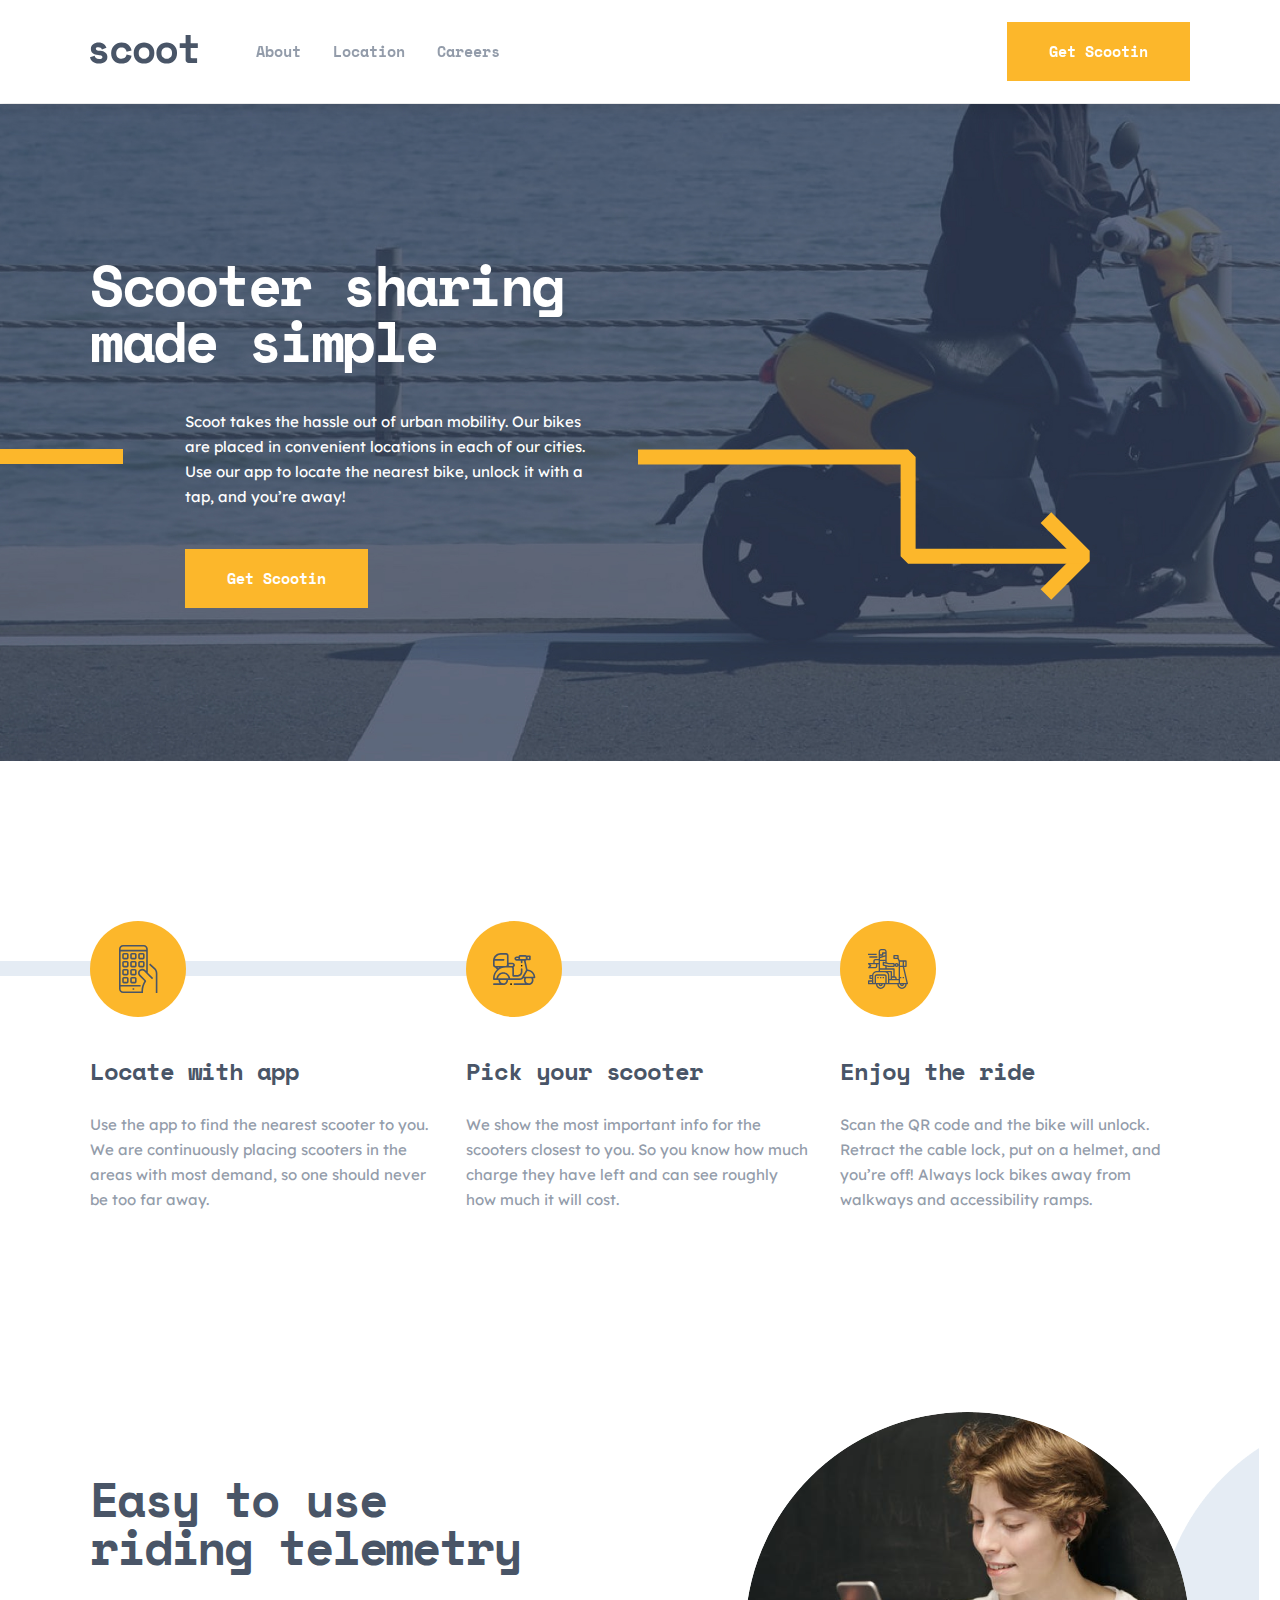
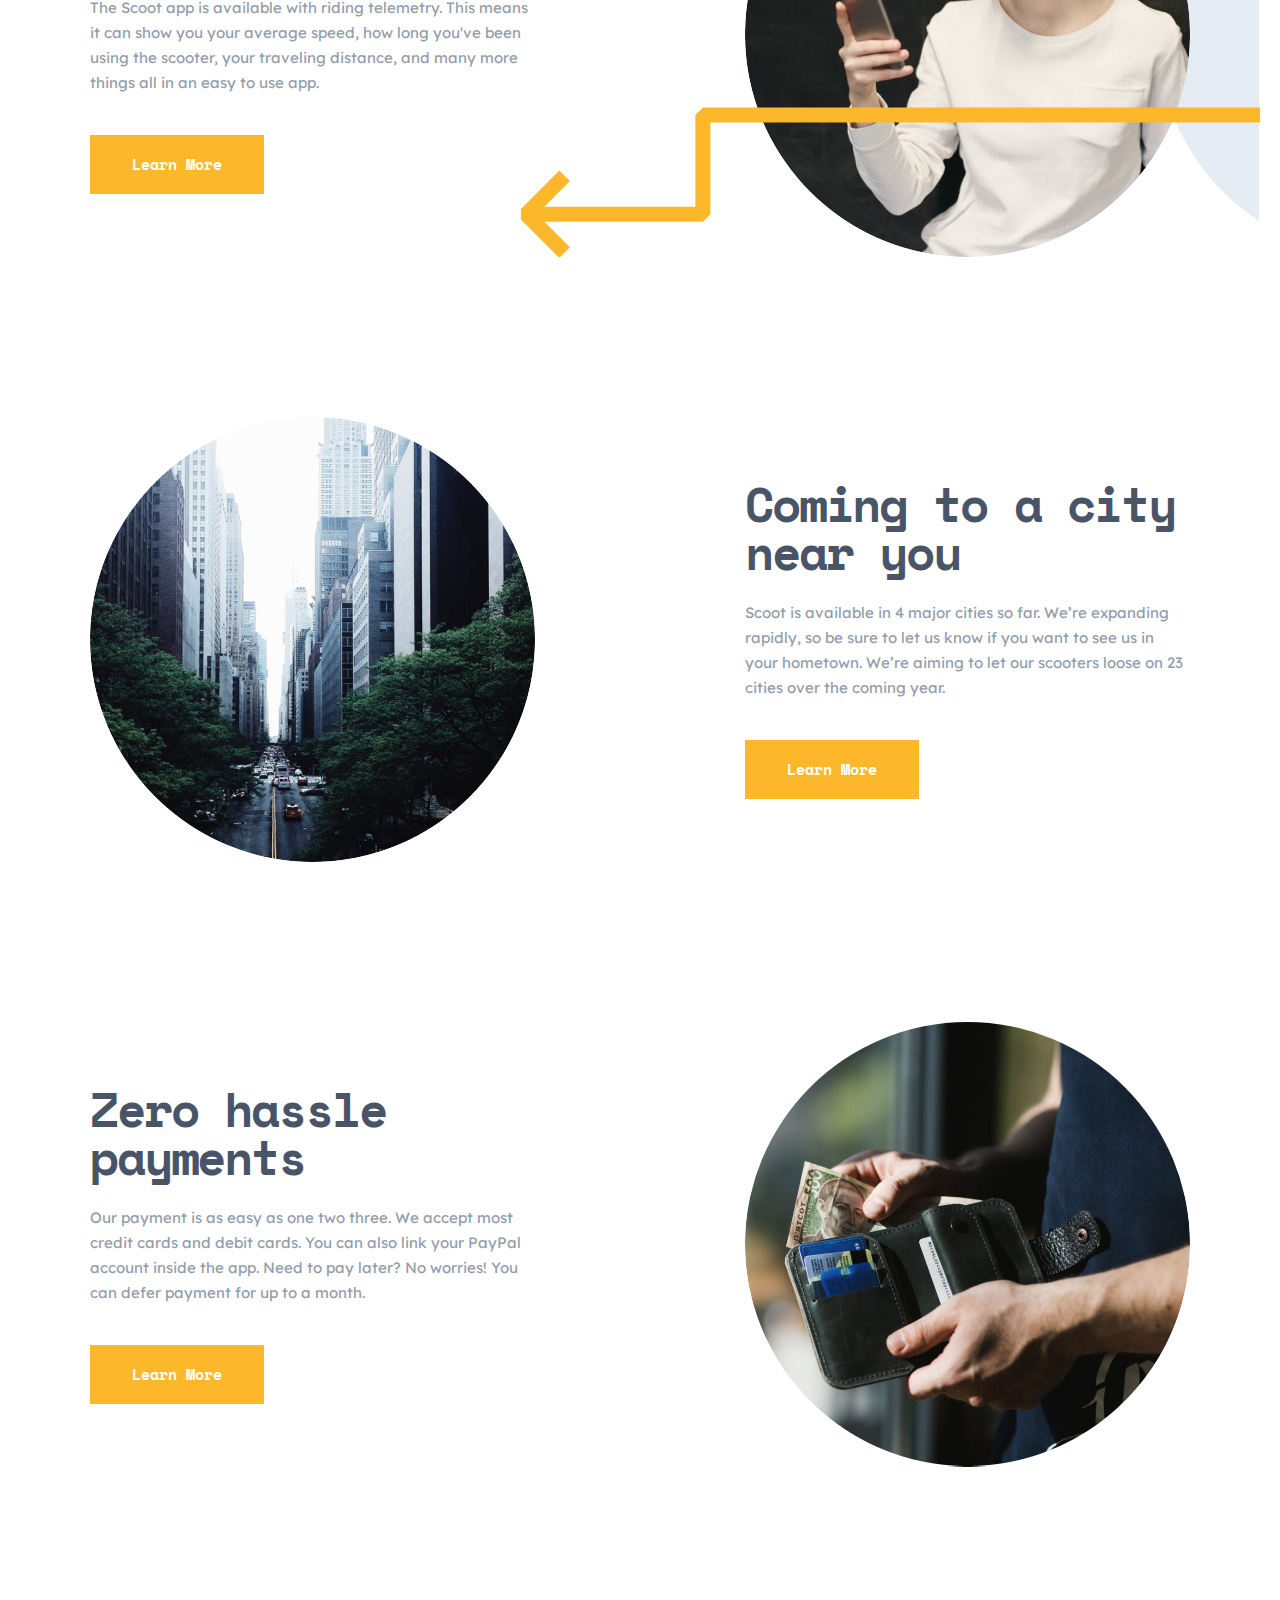
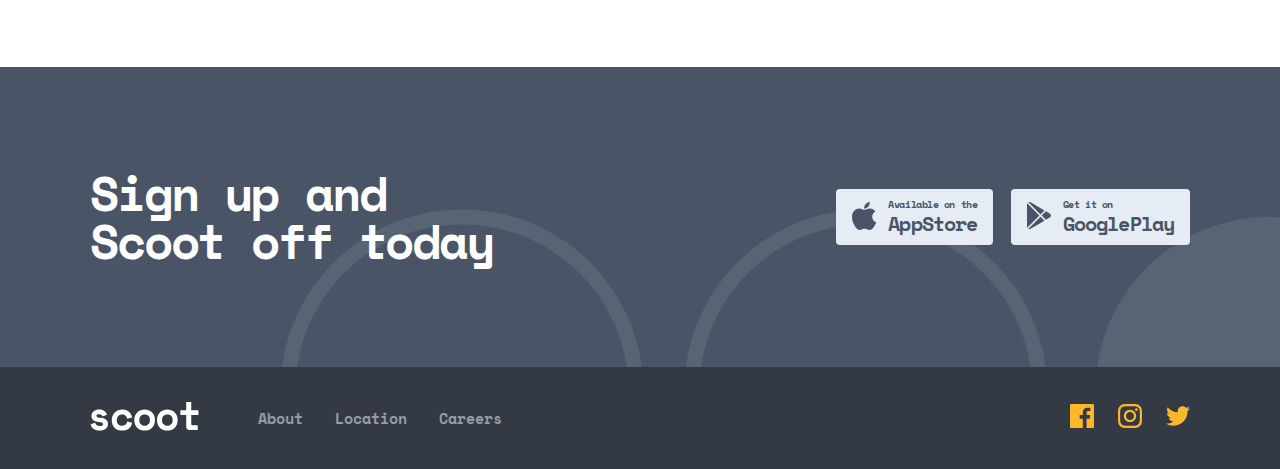
<file: index.html>
<!DOCTYPE html>
<html lang="en">

<head>
    <meta charset="UTF-8">
    <meta http-equiv="X-UA-Compatible" content="IE=edge">
    <meta name="viewport" content="width=device-width, initial-scale=1.0">

    <link rel="apple-touch-icon" sizes="180x180" href="./images/favicon/apple-touch-icon.png">
    <link rel="icon" type="image/png" sizes="512x512" href="./images/favicon/android-chrome-512x512.png">
    <link rel="icon" type="image/png" sizes="192x192" href="./images/favicon/android-chrome-192x192.png">
    <link rel="manifest" href="./images/favicon/site.webmanifest">

    <title>scoot</title>

    <link rel="stylesheet" href="./css/normalize.css">
    <!-- <link rel="stylesheet" href="./css/main.css"> -->
    <link rel="stylesheet" href="./css/min-main.css">

</head>

<body>

    <header>

        <nav>
            <div class="container">
                <div class="nav">
                    <div class="mobil-menu">
                        <span class="mobil-menu__item"></span>
                        <span class="mobil-menu__item"></span>
                        <span class="mobil-menu__item"></span>
                    </div>

                    <a class="nav__logo" href="./index.html"><img src="./images/icon/logo-black.svg" alt="logo"></a>

                    <div class="menu">
                        <ul class="menu__ul">
                            <li class="menu__ul-item">
                                <a class="menu__ul-link" href="./html/about.html">About</a>
                            </li>
                            <li class="menu__ul-item">
                                <a class="menu__ul-link" href="#">Location</a>
                            </li>
                            <li class="menu__ul-item">
                                <a class="menu__ul-link" href="./html/careers.html">Careers</a>
                            </li>
                        </ul>

                        <button class="btn">Get Scootin</button>
                    </div>
                </div>
            </div>
        </nav>

        <section class="hero">
            <div class="hero-big-container big-container">
                <div class="hero-container container">
                    <div class="hero__text">
                        <h1 class="hero__text-title">Scooter sharing made simple</h1>

                        <div class="hero-element-text">
                            <div class="hero-element-left"></div>

                            <div class="hero__text-info">
                                <p class="hero__text-info__text">Scoot takes the hassle out of urban mobility. Our bikes are placed in convenient locations in each of our cities. Use our app to locate the nearest bike, unlock it with a tap, and you’re away!</p>

                                <button class="btn">Get Scootin</button>
                            </div>
                            <!-- <picture class="hero-element-right">
                                <source media="(max-width:1040px)" srcset="./images/icon/icon-strelka-hero-tablet.svg">

                                <img class="hero-element-right-eski" src="./images/icon/icon-strelka-hero-desktop.svg" alt="element" style="width:auto;">
                            </picture> -->
                            <img class="hero-element-right" src="./images/icon/icon-strelka-hero-desktop.svg" alt="element">

                        </div>
                    </div>
                </div>
            </div>
        </section>
    </header>

    <main>
        <section class="main-sec-1">
            <div class="container">
                <div class="main-cards">
                    <hr class="behind-card-element">
                    <div class="main-cards__card">
                        <div class="main-cards__card-img">
                            <img src="./images/icon/icon-app.svg" alt="phones-app">
                        </div>

                        <div class="main-cards__card-text">
                            <h3>Locate with app</h3>
                            <p>Use the app to find the nearest scooter to you. We are continuously placing scooters in the areas with most demand, so one should never be too far away.</p>
                        </div>
                    </div>

                    <div class="main-cards__card">
                        <div class="main-cards__card-img">
                            <img src="./images/icon/icon-scooter.svg" alt="phones-app">
                        </div>

                        <div class="main-cards__card-text">
                            <h3>Pick your scooter</h3>
                            <p>We show the most important info for the scooters closest to you. So you know how much charge they have left and can see roughly how much it will cost.</p>
                        </div>
                    </div>

                    <div class="main-cards__card">
                        <div class="main-cards__card-img-hr main-cards__card-img">
                            <img src="./images/icon/icon-moto.svg" alt="phones-app">
                        </div>

                        <div class="main-cards__card-text">
                            <h3>Enjoy the ride</h3>
                            <p>Scan the QR code and the bike will unlock. Retract the cable lock, put on a helmet, and you’re off! Always lock bikes away from walkways and accessibility ramps.</p>
                        </div>
                    </div>
                </div>
            </div>
        </section>

        <section class="main-sec-2">
            <article class="sec-2 telemtry">
                <div class="telemtry-big-container big-container">
                    <div class="sec-2__container telemtry__container container">
                        <div class="sec-2__text telemtry__text">
                            <h2 class="sec-2__text-h telemtry__text-h">Easy to use riding telemetry</h2>

                            <p class="sec-2__text-p telemtry__text-p">The Scoot app is available with riding telemetry. This means it can show you your average speed, how long you've been using the scooter, your traveling distance, and many more things all in an easy to use app.</p>

                            <div>
                                <button class="btn">Learn More</button>
                            </div>
                        </div>

                        <div class="telemtry__element">
                            <div class="sec-2__img telemtry__img">
                                <img src="./images/main-page/section-2-1.png" alt="person">
                            </div>
                        </div>
                    </div>
                </div>
            </article>

            <article class="sec-2 city">
                <div class="big-container">
                    <div class="sec-2__container city__container container">
                        <div class="sec-2__img city__img">
                            <img src="./images/main-page/section-2-2.png" alt="person">
                        </div>

                        <div class="sec-2__text city__text">
                            <h2 class="sec-2__text-h city__text-h">Coming to a city near you</h2>

                            <p class="sec-2__text-p city__text-p">Scoot is available in 4 major cities so far. We’re expanding rapidly, so be sure to let us know if you want to see us in your hometown. We’re aiming to let our scooters loose on 23 cities over the coming year.</p>

                            <div>
                                <button class="btn">Learn More</button>
                            </div>
                        </div>
                    </div>
                </div>
            </article>

            <article class="sec-2 payments">
                <div class="big-container">
                    <div class="sec-2__container payments__container container">
                        <div class="sec-2__text payments__text">
                            <h2 class="sec-2__text-h payments__text-h">Zero hassle payments</h2>

                            <p class="sec-2__text-p payments__text-p">Our payment is as easy as one two three. We accept most credit cards and debit cards. You can also link your PayPal account inside the app. Need to pay later? No worries! You can defer payment for up to a month.</p>

                            <div>
                                <button class="btn">Learn More</button>
                            </div>
                        </div>

                        <div class="sec-2__img payments__img">
                            <img src="./images/main-page/section-2-3.png" alt="person">
                        </div>
                    </div>
                </div>
            </article>
        </section>
    </main>

    <footer>
        <article class="footer__top">
            <div class="big-container">
                <div class="footer__top-container container">
                    <div class="footer__text">
                        <h2>Sign up and Scoot off today</h2>
                    </div>

                    <div class="footer__market">
                        <a class="market app-store" href="https://www.apple.com/ru/app-store/" target="_blank">
                            <svg class="market__logo" width="25" height="28" viewBox="0 0 25 28" fill="none" xmlns="http://www.w3.org/2000/svg">
                                <path fill-rule="evenodd" clip-rule="evenodd" d="M13.5501 2.23259C14.5379 1.02638 16.2329 0.100093 17.6831 0C17.9262 1.64899 17.2547 3.26406 16.3672 4.4058C15.4185 5.63236 13.7813 6.5807 12.1968 6.5315C11.9078 4.95207 12.649 3.32683 13.5501 2.23259ZM18.0165 6.53333C19.9466 6.53333 21.9903 7.57732 23.4446 9.37626C18.677 11.9705 19.4494 18.7283 24.2667 20.5378C23.6044 21.9952 23.2865 22.645 22.4325 23.936C21.241 25.7367 19.5631 27.9805 17.4803 27.9963C16.6241 28.0052 16.0624 27.7496 15.4568 27.474C14.7549 27.1545 13.9939 26.8082 12.647 26.8157C11.3076 26.8222 10.5345 27.1643 9.82292 27.4791C9.20166 27.7539 8.62736 28.008 7.7641 27.9998C5.68308 27.9823 4.09213 25.9574 2.90069 24.1567C-0.428589 19.1242 -0.780161 13.2159 1.27423 10.0734C2.73556 7.84182 5.04031 6.53684 7.20478 6.53684C8.35838 6.53684 9.28812 6.86569 10.1741 7.17908C10.9805 7.4643 11.7507 7.73672 12.6204 7.73672C13.4252 7.73672 14.0869 7.48802 14.8086 7.21674C15.6745 6.89129 16.6268 6.53333 18.0165 6.53333Z" fill="#495567"/>
                                </svg>


                            <div class="market__text">
                                <span>Available on the</span>
                                <p>AppStore</p>
                            </div>
                        </a>

                        <a class="market play-market" href="https://play.google.com/" target="_blank">
                            <svg class="market__logo" width="24" height="28" viewBox="0 0 24 28" fill="none" xmlns="http://www.w3.org/2000/svg">
                                <path fill-rule="evenodd" clip-rule="evenodd" d="M1.35225 0.237091C2.077 -0.112337 2.90802 -0.0748034 3.60529 0.344932L17.4772 8.42299L13.504 12.4147L1.35225 0.237091ZM0 2.42141C0 2.04978 0.082467 1.68872 0.235771 1.36414L12.3848 13.5391L0.237885 25.7437C0.0829956 25.426 0 25.0702 0 24.697V2.42141ZM13.5056 14.6619L1.37344 26.8517C1.69538 27.0008 2.03794 27.0658 2.37996 27.0658C2.80234 27.0658 3.22367 26.9648 3.60534 26.7354L17.4799 18.6452L13.5056 14.6619ZM22.7456 11.4907C22.7504 11.4933 22.7556 11.4965 22.7604 11.4996C23.4767 11.9342 23.9044 12.6944 23.9044 13.5328C23.9044 14.3712 23.4767 15.1314 22.7604 15.5664C22.7556 15.5691 18.8966 17.8189 18.8966 17.8189L14.6242 13.5375L18.894 9.24766L22.7456 11.4907Z" fill="#495567"/>
                                </svg>


                            <div class="market__text">
                                <span>Get it on</span>
                                <p>GooglePlay</p>
                            </div>
                        </a>
                    </div>
                </div>
            </div>
        </article>

        <article class="footer__bottom">
            <div class="footer__bottom-container container">
                <a href="./index.html"><img src="./images/icon/logo-scoot-white.svg" alt=""></a>

                <div class="footer-menu">
                    <ul class="footer-menu__ul">
                        <li class="footer-menu__ul-item">
                            <a class="footer-menu__ul-link" href="./html/about.html">About</a>
                        </li>
                        <li class="footer-menu__ul-item">
                            <a class="footer-menu__ul-link" href="#bottom">Location</a>
                        </li>
                        <li class="footer-menu__ul-item">
                            <a class="footer-menu__ul-link" href="./html/careers.html">Careers</a>
                        </li>
                    </ul>

                    <div class="footer-menu__socials">
                        <a href="https://www.facebook.com/"><svg width="24" height="24" viewBox="0 0 24 24" fill="none" xmlns="http://www.w3.org/2000/svg">
                            <path d="M22.675 0H1.325C0.593 0 0 0.593 0 1.325V22.676C0 23.407 0.593 24 1.325 24H12.82V14.706H9.692V11.084H12.82V8.413C12.82 5.313 14.713 3.625 17.479 3.625C18.804 3.625 19.942 3.724 20.274 3.768V7.008L18.356 7.009C16.852 7.009 16.561 7.724 16.561 8.772V11.085H20.148L19.681 14.707H16.561V24H22.677C23.407 24 24 23.407 24 22.675V1.325C24 0.593 23.407 0 22.675 0Z" fill="#FCB72B"/>
                            </svg>
                            </a>

                        <a href="https://www.instagram.com/"><svg width="24" height="24" viewBox="0 0 24 24" fill="none" xmlns="http://www.w3.org/2000/svg">
                            <path fill-rule="evenodd" clip-rule="evenodd" d="M12 0C8.741 0 8.333 0.014 7.053 0.072C2.695 0.272 0.273 2.69 0.073 7.052C0.014 8.333 0 8.741 0 12C0 15.259 0.014 15.668 0.072 16.948C0.272 21.306 2.69 23.728 7.052 23.928C8.333 23.986 8.741 24 12 24C15.259 24 15.668 23.986 16.948 23.928C21.302 23.728 23.73 21.31 23.927 16.948C23.986 15.668 24 15.259 24 12C24 8.741 23.986 8.333 23.928 7.053C23.732 2.699 21.311 0.273 16.949 0.073C15.668 0.014 15.259 0 12 0ZM12 2.163C15.204 2.163 15.584 2.175 16.85 2.233C20.102 2.381 21.621 3.924 21.769 7.152C21.827 8.417 21.838 8.797 21.838 12.001C21.838 15.206 21.826 15.585 21.769 16.85C21.62 20.075 20.105 21.621 16.85 21.769C15.584 21.827 15.206 21.839 12 21.839C8.796 21.839 8.416 21.827 7.151 21.769C3.891 21.62 2.38 20.07 2.232 16.849C2.174 15.584 2.162 15.205 2.162 12C2.162 8.796 2.175 8.417 2.232 7.151C2.381 3.924 3.896 2.38 7.151 2.232C8.417 2.175 8.796 2.163 12 2.163ZM5.838 12C5.838 8.597 8.597 5.838 12 5.838C15.403 5.838 18.162 8.597 18.162 12C18.162 15.404 15.403 18.163 12 18.163C8.597 18.163 5.838 15.403 5.838 12ZM12 16C9.791 16 8 14.21 8 12C8 9.791 9.791 8 12 8C14.209 8 16 9.791 16 12C16 14.21 14.209 16 12 16ZM16.965 5.595C16.965 4.8 17.61 4.155 18.406 4.155C19.201 4.155 19.845 4.8 19.845 5.595C19.845 6.39 19.201 7.035 18.406 7.035C17.61 7.035 16.965 6.39 16.965 5.595Z" fill="#FCB72B"/>
                            </svg>
                            </a>

                        <a href="https://twitter.com/home"><svg width="24" height="20" viewBox="0 0 24 20" fill="none" xmlns="http://www.w3.org/2000/svg">
                            <path d="M24 2.557C23.117 2.949 22.168 3.213 21.172 3.332C22.189 2.723 22.97 1.758 23.337 0.608001C22.386 1.172 21.332 1.582 20.21 1.803C19.313 0.846001 18.032 0.248001 16.616 0.248001C13.437 0.248001 11.101 3.214 11.819 6.293C7.728 6.088 4.1 4.128 1.671 1.149C0.381 3.362 1.002 6.257 3.194 7.723C2.388 7.697 1.628 7.476 0.965 7.107C0.911 9.388 2.546 11.522 4.914 11.997C4.221 12.185 3.462 12.229 2.69 12.081C3.316 14.037 5.134 15.46 7.29 15.5C5.22 17.123 2.612 17.848 0 17.54C2.179 18.937 4.768 19.752 7.548 19.752C16.69 19.752 21.855 12.031 21.543 5.106C22.505 4.411 23.34 3.544 24 2.557Z" fill="#FCB72B"/>
                            </svg>
                            </a>
                    </div>
                </div>
            </div>
        </article>
    </footer>

    <script src="./js/main.js"></script>

</body>

</html>
</file>
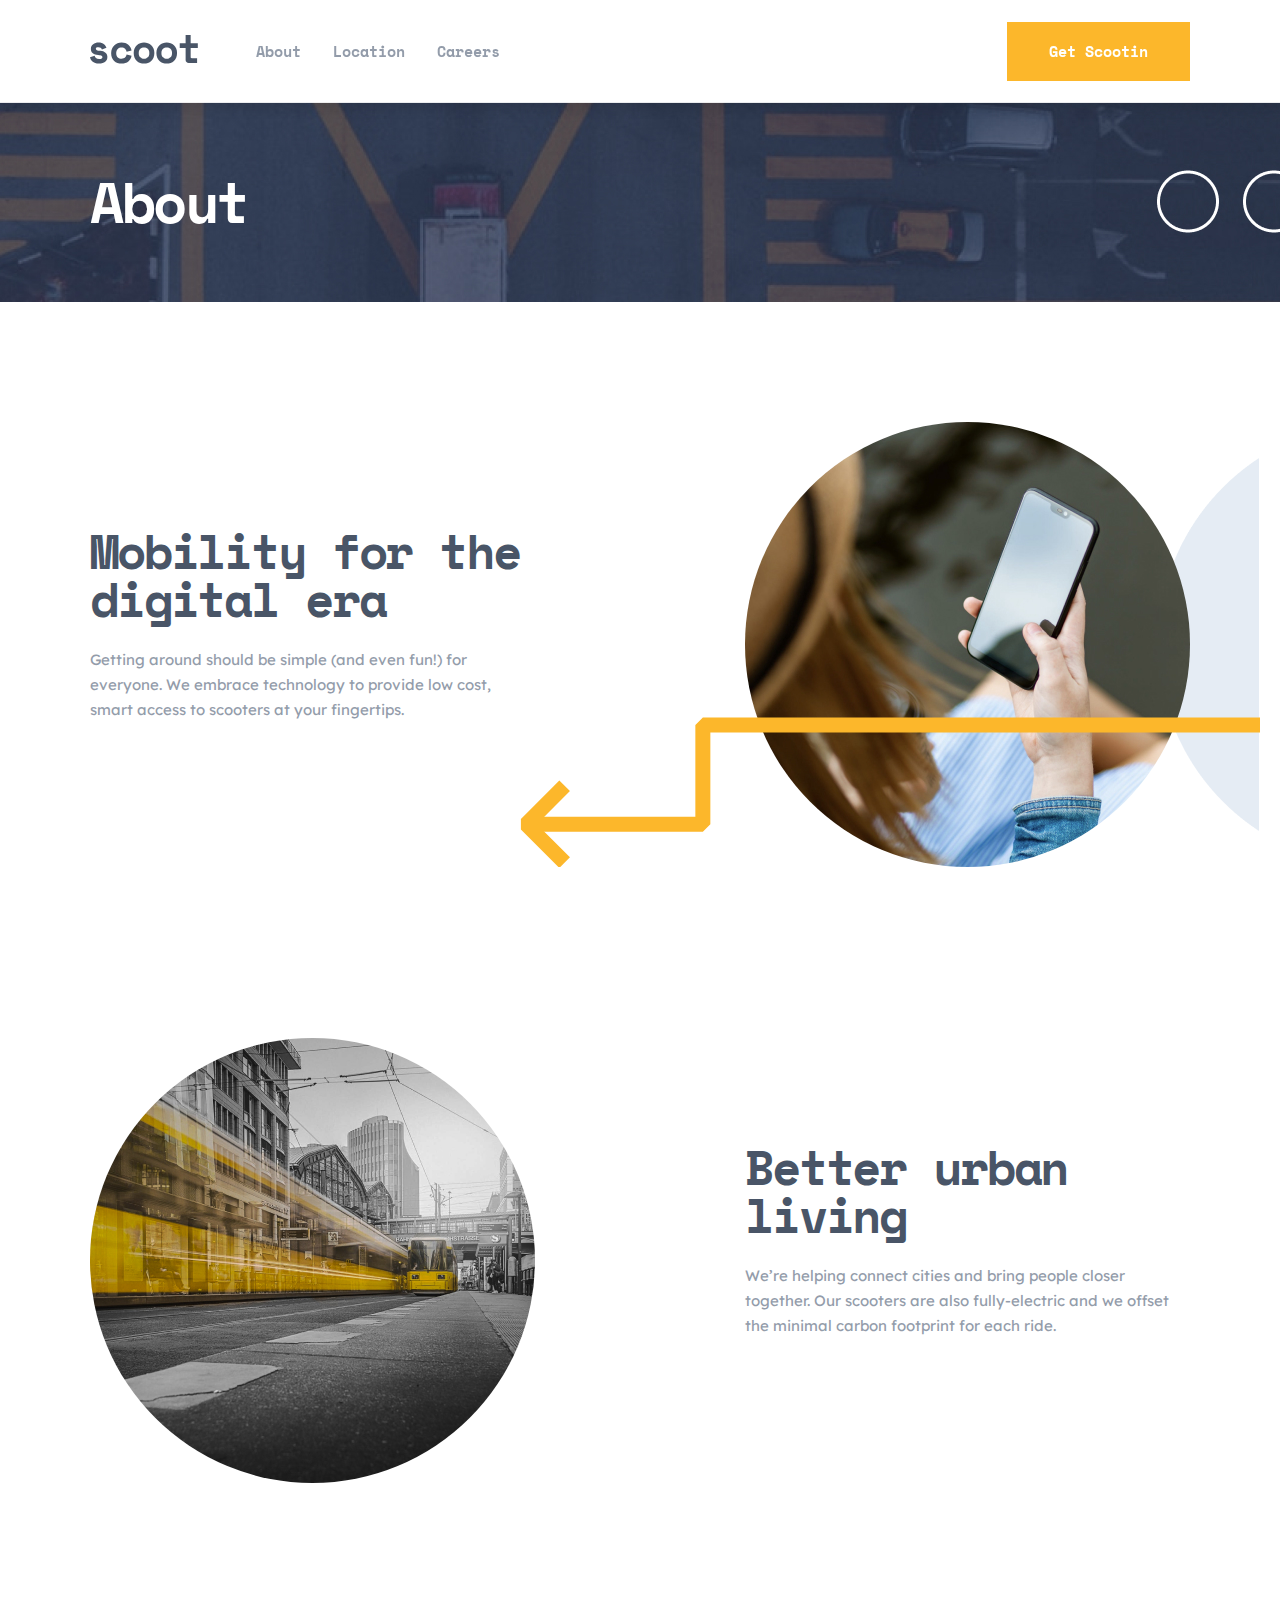
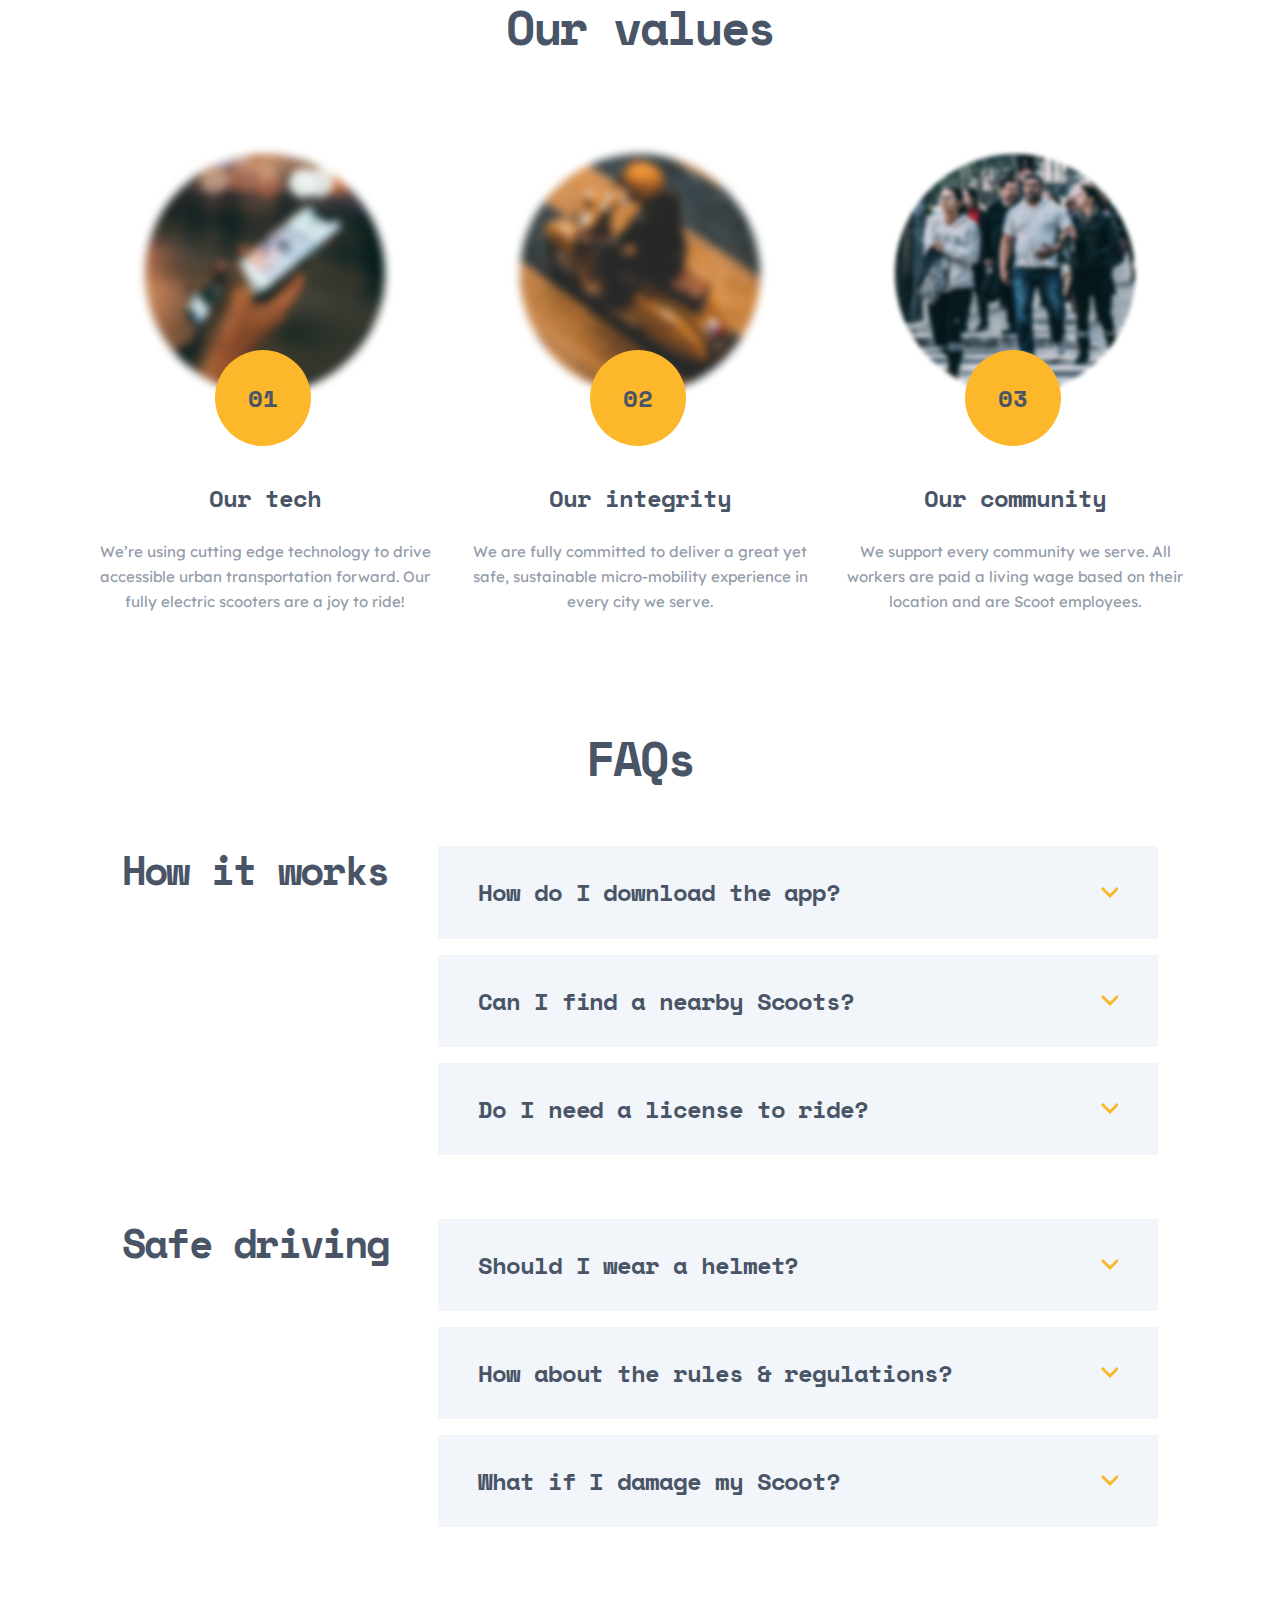
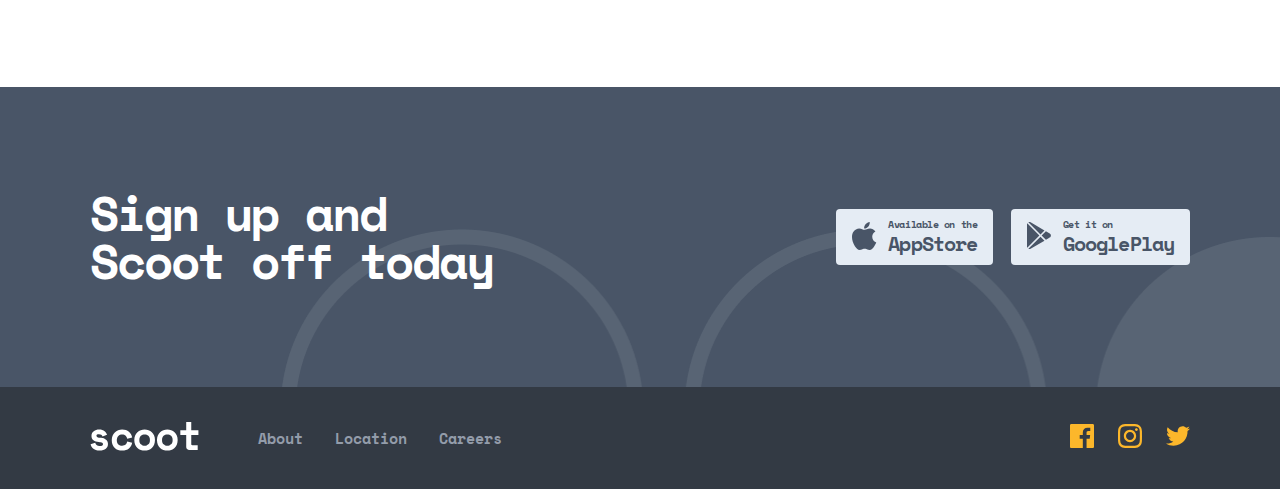
<file: html/about.html>
<!DOCTYPE html>
<html lang="en">

<head>
    <meta charset="UTF-8">
    <meta http-equiv="X-UA-Compatible" content="IE=edge">
    <meta name="viewport" content="width=device-width, initial-scale=1.0">

    <link rel="apple-touch-icon" sizes="180x180" href="../images/favicon/apple-touch-icon.png">
    <link rel="icon" type="image/png" sizes="512x512" href="../images/favicon/android-chrome-512x512.png">
    <link rel="icon" type="image/png" sizes="192x192" href="../images/favicon/android-chrome-192x192.png">
    <link rel="manifest" href="../images/favicon/site.webmanifest">

    <title>About | scoot</title>
    <link rel="stylesheet" href="../css/normalize.css">
    <!-- <link rel="stylesheet" href="../css/main.css"> -->
    <link rel="stylesheet" href="../css/min-main.css">
</head>

<body>

    <header>

        <nav>
            <div class="container">
                <div class="nav">
                    <div class="mobil-menu">
                        <span class="mobil-menu__item"></span>
                        <span class="mobil-menu__item"></span>
                        <span class="mobil-menu__item"></span>
                    </div>

                    <a class="nav__logo" href="../index.html"><img src="../images/icon/logo-black.svg" alt="logo"></a>

                    <div class="menu">
                        <ul class="menu__ul">
                            <li class="menu__ul-item">
                                <a class="menu__ul-link" href="#">About</a>
                            </li>
                            <li class="menu__ul-item">
                                <a class="menu__ul-link" href="#">Location</a>
                            </li>
                            <li class="menu__ul-item">
                                <a class="menu__ul-link" href="../html/careers.html">Careers</a>
                            </li>
                        </ul>

                        <button class="btn">Get Scootin</button>
                    </div>
                </div>
            </div>
        </nav>

        <section class="about-hero">
            <div class="big-container about--big-container-hero">
                <div class="container about--container-hero">
                    <h1>About</h1>
                </div>
            </div>
        </section>

    </header>

    <main>

        <section class="about-sec-1">
            <article class="about-sec-1-article mobility">
                <div class="mobility-big-container big-container">
                    <div class="about-sec-1-article__container telemtry__container container">
                        <div class="about-sec-1-article__text mobility">
                            <h2 class="about-sec-1-article__text-h mobility-h">Mobility for the digital era</h2>

                            <p class="about-sec-1-article__text-p mobility-p">Getting around should be simple (and even fun!) for everyone. We embrace technology to provide low cost, smart access to scooters at your fingertips.</p>

                        </div>

                        <div class="mobility__element">
                            <div class="about-sec-1-article__img mobility__img">
                                <img src="../images/about-page/section-1-1.jpg" alt="person">
                            </div>
                        </div>
                    </div>
                </div>
            </article>

            <article class="about-sec-1-article urban">
                <div class="big-container">
                    <div class="about-sec-1-article__container urban__container container">
                        <div class="about-sec-1-article__img urban__img">
                            <img src="../images/about-page/section-1-2.jpg" alt="person">
                        </div>

                        <div class="about-sec-1-article__text urban__text">
                            <h2 class="about-sec-1-article__text-h urban__text-h">Better urban living</h2>

                            <p class="about-sec-1-article__text-p urban__text-p">We’re helping connect cities and bring people closer together. Our scooters are also fully-electric and we offset the minimal carbon footprint for each ride.</p>
                        </div>
                    </div>
                </div>
            </article>
        </section>

        <section class="about-sec-2 values">
            <div class="container">
                <h2 class="values__title">Our values</h2>
                <div class="values__cards">
                    <div class="values__cards-card">
                        <div class="values__cards-card__img"><img src="../images/careers-page/careers-section-2-1.png" alt="person">
                        </div>

                        <div class="values__cards-card__text">
                            <h3>Our tech</h3>
                            <p>We’re using cutting edge technology to drive accessible urban transportation forward. Our fully electric scooters are a joy to ride!</p>
                        </div>
                    </div>

                    <div class="values__cards-card">
                        <div class="values__cards-card__img values__cards-card__img--2"><img src="../images/careers-page/careers-section-2-2.png" alt="person">
                        </div>

                        <div class="values__cards-card__text">
                            <h3>Our integrity</h3>
                            <p>We are fully committed to deliver a great yet safe, sustainable micro-mobility experience in every city we serve.</p>
                        </div>
                    </div>

                    <div class="values__cards-card ">
                        <div class="join-us__cards-card__img join-us__cards-card__img--3"><img src="../images/careers-page/careers-section-2-3.png" alt="person">
                        </div>

                        <div class="values__cards-card__text">
                            <h3>Our community</h3>
                            <p>We support every community we serve. All workers are paid a living wage based on their location and are Scoot employees.</p>
                        </div>
                    </div>
                </div>
            </div>
        </section>

        <section class="about-sec-3 faqs">
            <div class="container faqs--container">
                <h2 class="faqs__title">FAQs</h2>

                <article class="howworks">
                    <div class="container howworks--container">
                        <h3 class="howworks__title">How it works</h3>

                        <div class="howworks__cards">
                            <div class="howworks__cards-card">
                                <h4 class="howworks__cards-card__title">How do I download the app?</h4>

                                <img class="howworks-img" src="../images/icon/icon-top&bottom.svg" alt="strelka
                                ">
                            </div>
                            <div class="howworks__cards-card">
                                <h4 class="howworks__cards-card__title">Can I find a nearby Scoots?</h4>

                                <img class="howworks-img" src="../images/icon/icon-top&bottom.svg" alt="strelka
                                ">
                            </div>
                            <div class="howworks__cards-card">
                                <h4 class="howworks__cards-card__title">Do I need a license to ride?</h4>

                                <img class="howworks-img" src="../images/icon/icon-top&bottom.svg" alt="strelka
                                ">
                            </div>
                        </div>
                    </div>
                </article>

                <article class="howworks">
                    <div class="container howworks--container">
                        <h3 class="howworks__title">Safe driving</h3>

                        <div class="howworks__cards">
                            <div class="howworks__cards-card">
                                <h4 class="howworks__cards-card__title">Should I wear a helmet?</h4>

                                <img class="howworks-img" src="../images/icon/icon-top&bottom.svg" alt="strelka
                                ">
                            </div>
                            <div class="howworks__cards-card">
                                <h4 class="howworks__cards-card__title">How about the rules & regulations?</h4>

                                <img class="howworks-img" src="../images/icon/icon-top&bottom.svg" alt="strelka
                                ">
                            </div>
                            <div class="howworks__cards-card">
                                <h4 class="howworks__cards-card__title">What if I damage my Scoot?</h4>

                                <img class="howworks-img" src="../images/icon/icon-top&bottom.svg" alt="strelka
                                ">
                            </div>
                        </div>
                    </div>
                </article>
            </div>
        </section>
    </main>

    <footer>
        <article class="footer__top">
            <div class="big-container">
                <div class="footer__top-container container">
                    <div class="footer__text">
                        <h2>Sign up and Scoot off today</h2>
                    </div>

                    <div class="footer__market">
                        <a class="market app-store" href="https://www.apple.com/ru/app-store/" target="_blank">
                            <svg class="market__logo" width="25" height="28" viewBox="0 0 25 28" fill="none" xmlns="http://www.w3.org/2000/svg">
                                <path fill-rule="evenodd" clip-rule="evenodd" d="M13.5501 2.23259C14.5379 1.02638 16.2329 0.100093 17.6831 0C17.9262 1.64899 17.2547 3.26406 16.3672 4.4058C15.4185 5.63236 13.7813 6.5807 12.1968 6.5315C11.9078 4.95207 12.649 3.32683 13.5501 2.23259ZM18.0165 6.53333C19.9466 6.53333 21.9903 7.57732 23.4446 9.37626C18.677 11.9705 19.4494 18.7283 24.2667 20.5378C23.6044 21.9952 23.2865 22.645 22.4325 23.936C21.241 25.7367 19.5631 27.9805 17.4803 27.9963C16.6241 28.0052 16.0624 27.7496 15.4568 27.474C14.7549 27.1545 13.9939 26.8082 12.647 26.8157C11.3076 26.8222 10.5345 27.1643 9.82292 27.4791C9.20166 27.7539 8.62736 28.008 7.7641 27.9998C5.68308 27.9823 4.09213 25.9574 2.90069 24.1567C-0.428589 19.1242 -0.780161 13.2159 1.27423 10.0734C2.73556 7.84182 5.04031 6.53684 7.20478 6.53684C8.35838 6.53684 9.28812 6.86569 10.1741 7.17908C10.9805 7.4643 11.7507 7.73672 12.6204 7.73672C13.4252 7.73672 14.0869 7.48802 14.8086 7.21674C15.6745 6.89129 16.6268 6.53333 18.0165 6.53333Z" fill="#495567"/>
                                </svg>


                            <div class="market__text">
                                <span>Available on the</span>
                                <p>AppStore</p>
                            </div>
                        </a>

                        <a class="market play-market" href="https://play.google.com/" target="_blank">
                            <svg class="market__logo" width="24" height="28" viewBox="0 0 24 28" fill="none" xmlns="http://www.w3.org/2000/svg">
                                <path fill-rule="evenodd" clip-rule="evenodd" d="M1.35225 0.237091C2.077 -0.112337 2.90802 -0.0748034 3.60529 0.344932L17.4772 8.42299L13.504 12.4147L1.35225 0.237091ZM0 2.42141C0 2.04978 0.082467 1.68872 0.235771 1.36414L12.3848 13.5391L0.237885 25.7437C0.0829956 25.426 0 25.0702 0 24.697V2.42141ZM13.5056 14.6619L1.37344 26.8517C1.69538 27.0008 2.03794 27.0658 2.37996 27.0658C2.80234 27.0658 3.22367 26.9648 3.60534 26.7354L17.4799 18.6452L13.5056 14.6619ZM22.7456 11.4907C22.7504 11.4933 22.7556 11.4965 22.7604 11.4996C23.4767 11.9342 23.9044 12.6944 23.9044 13.5328C23.9044 14.3712 23.4767 15.1314 22.7604 15.5664C22.7556 15.5691 18.8966 17.8189 18.8966 17.8189L14.6242 13.5375L18.894 9.24766L22.7456 11.4907Z" fill="#495567"/>
                                </svg>


                            <div class="market__text">
                                <span>Get it on</span>
                                <p>GooglePlay</p>
                            </div>
                        </a>
                    </div>
                </div>
            </div>
        </article>

        <article class="footer__bottom">
            <div class="footer__bottom-container container">
                <a href="../index.html"><img src="../images/icon/logo-scoot-white.svg" alt=""></a>

                <div class="footer-menu">
                    <ul class="footer-menu__ul">
                        <li class="footer-menu__ul-item">
                            <a class="footer-menu__ul-link" href="#">About</a>
                        </li>
                        <li class="footer-menu__ul-item">
                            <a class="footer-menu__ul-link" href="#bottom">Location</a>
                        </li>
                        <li class="footer-menu__ul-item">
                            <a class="footer-menu__ul-link" href="../html/careers.html">Careers</a>
                        </li>
                    </ul>

                    <div class="footer-menu__socials">
                        <a href="https://www.facebook.com/"><svg width="24" height="24" viewBox="0 0 24 24" fill="none" xmlns="http://www.w3.org/2000/svg">
                            <path d="M22.675 0H1.325C0.593 0 0 0.593 0 1.325V22.676C0 23.407 0.593 24 1.325 24H12.82V14.706H9.692V11.084H12.82V8.413C12.82 5.313 14.713 3.625 17.479 3.625C18.804 3.625 19.942 3.724 20.274 3.768V7.008L18.356 7.009C16.852 7.009 16.561 7.724 16.561 8.772V11.085H20.148L19.681 14.707H16.561V24H22.677C23.407 24 24 23.407 24 22.675V1.325C24 0.593 23.407 0 22.675 0Z" fill="#FCB72B"/>
                            </svg>
                            </a>

                        <a href="https://www.instagram.com/"><svg width="24" height="24" viewBox="0 0 24 24" fill="none" xmlns="http://www.w3.org/2000/svg">
                            <path fill-rule="evenodd" clip-rule="evenodd" d="M12 0C8.741 0 8.333 0.014 7.053 0.072C2.695 0.272 0.273 2.69 0.073 7.052C0.014 8.333 0 8.741 0 12C0 15.259 0.014 15.668 0.072 16.948C0.272 21.306 2.69 23.728 7.052 23.928C8.333 23.986 8.741 24 12 24C15.259 24 15.668 23.986 16.948 23.928C21.302 23.728 23.73 21.31 23.927 16.948C23.986 15.668 24 15.259 24 12C24 8.741 23.986 8.333 23.928 7.053C23.732 2.699 21.311 0.273 16.949 0.073C15.668 0.014 15.259 0 12 0ZM12 2.163C15.204 2.163 15.584 2.175 16.85 2.233C20.102 2.381 21.621 3.924 21.769 7.152C21.827 8.417 21.838 8.797 21.838 12.001C21.838 15.206 21.826 15.585 21.769 16.85C21.62 20.075 20.105 21.621 16.85 21.769C15.584 21.827 15.206 21.839 12 21.839C8.796 21.839 8.416 21.827 7.151 21.769C3.891 21.62 2.38 20.07 2.232 16.849C2.174 15.584 2.162 15.205 2.162 12C2.162 8.796 2.175 8.417 2.232 7.151C2.381 3.924 3.896 2.38 7.151 2.232C8.417 2.175 8.796 2.163 12 2.163ZM5.838 12C5.838 8.597 8.597 5.838 12 5.838C15.403 5.838 18.162 8.597 18.162 12C18.162 15.404 15.403 18.163 12 18.163C8.597 18.163 5.838 15.403 5.838 12ZM12 16C9.791 16 8 14.21 8 12C8 9.791 9.791 8 12 8C14.209 8 16 9.791 16 12C16 14.21 14.209 16 12 16ZM16.965 5.595C16.965 4.8 17.61 4.155 18.406 4.155C19.201 4.155 19.845 4.8 19.845 5.595C19.845 6.39 19.201 7.035 18.406 7.035C17.61 7.035 16.965 6.39 16.965 5.595Z" fill="#FCB72B"/>
                            </svg>
                            </a>

                        <a href="https://twitter.com/home"><svg width="24" height="20" viewBox="0 0 24 20" fill="none" xmlns="http://www.w3.org/2000/svg">
                            <path d="M24 2.557C23.117 2.949 22.168 3.213 21.172 3.332C22.189 2.723 22.97 1.758 23.337 0.608001C22.386 1.172 21.332 1.582 20.21 1.803C19.313 0.846001 18.032 0.248001 16.616 0.248001C13.437 0.248001 11.101 3.214 11.819 6.293C7.728 6.088 4.1 4.128 1.671 1.149C0.381 3.362 1.002 6.257 3.194 7.723C2.388 7.697 1.628 7.476 0.965 7.107C0.911 9.388 2.546 11.522 4.914 11.997C4.221 12.185 3.462 12.229 2.69 12.081C3.316 14.037 5.134 15.46 7.29 15.5C5.22 17.123 2.612 17.848 0 17.54C2.179 18.937 4.768 19.752 7.548 19.752C16.69 19.752 21.855 12.031 21.543 5.106C22.505 4.411 23.34 3.544 24 2.557Z" fill="#FCB72B"/>
                            </svg>
                            </a>
                    </div>
                </div>
            </div>
        </article>
    </footer>

    <script src="../js/main.js"></script>

</body>

</html>
</file>
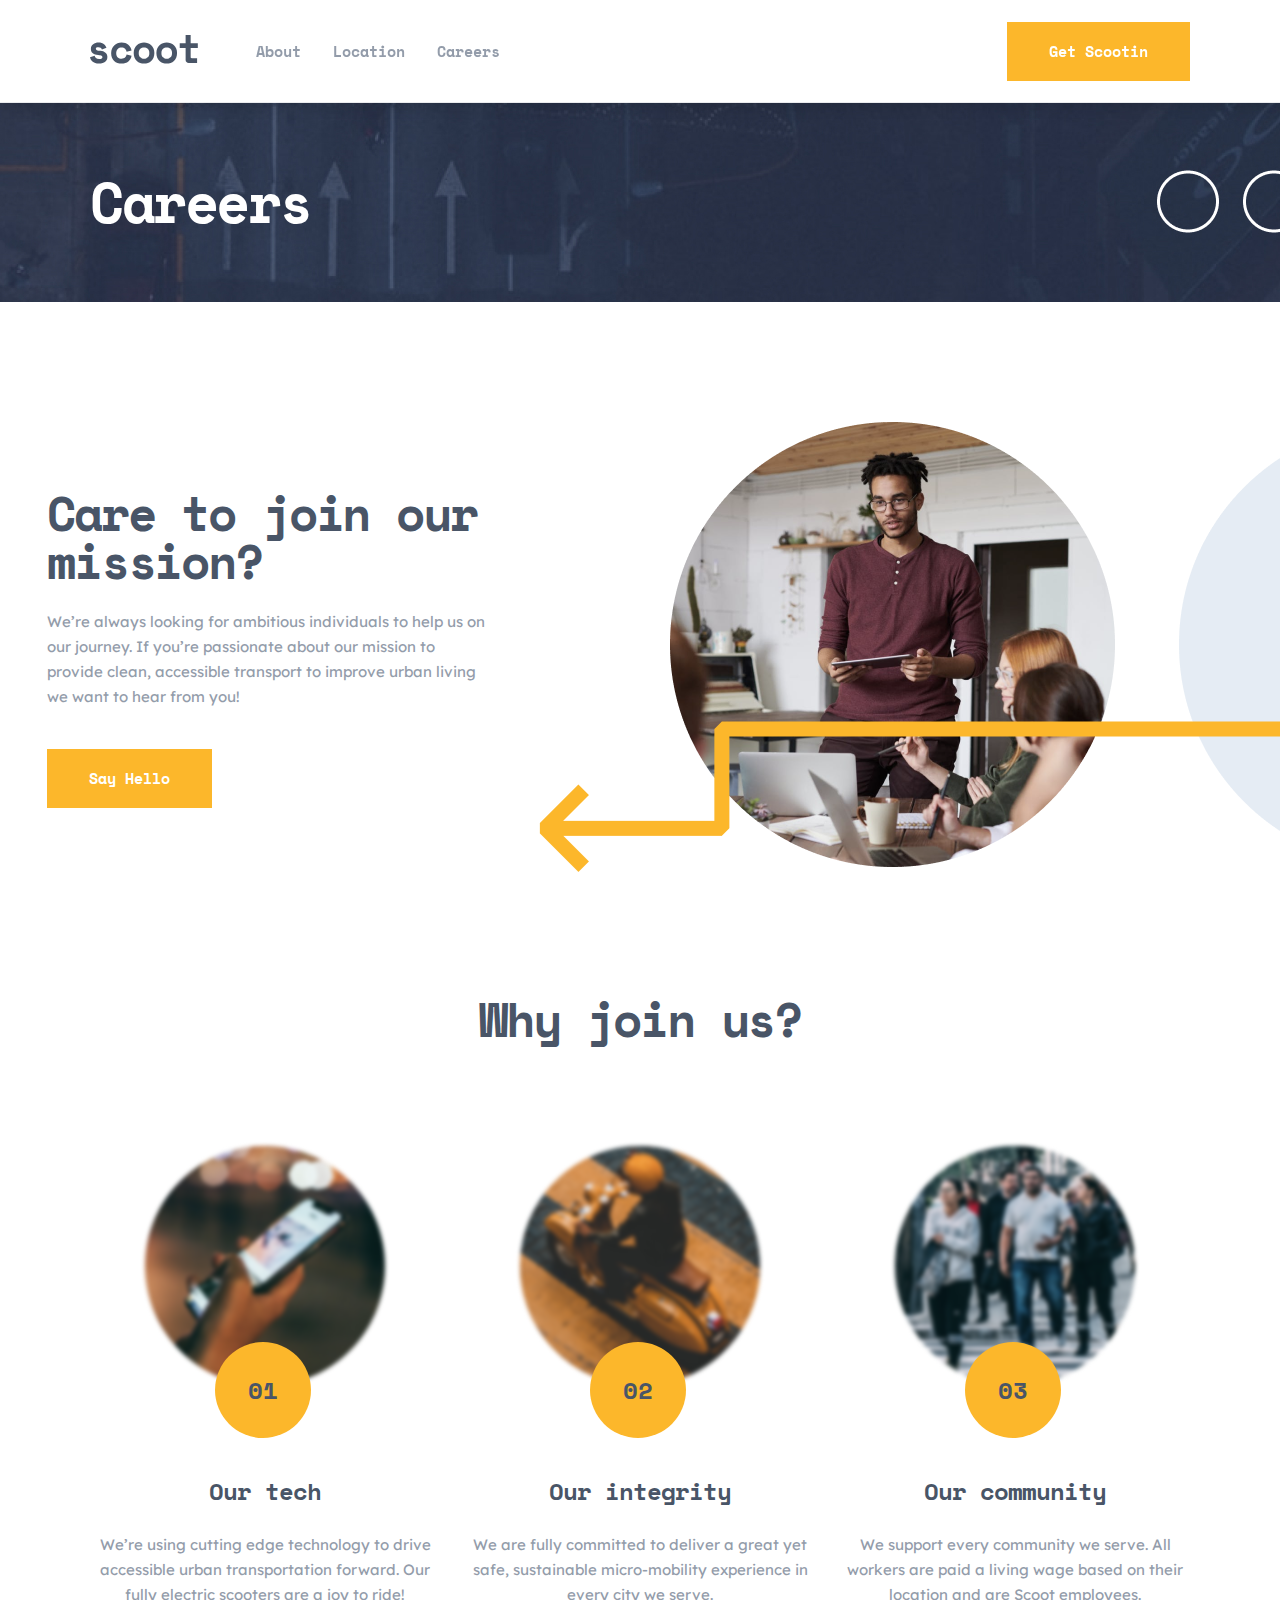
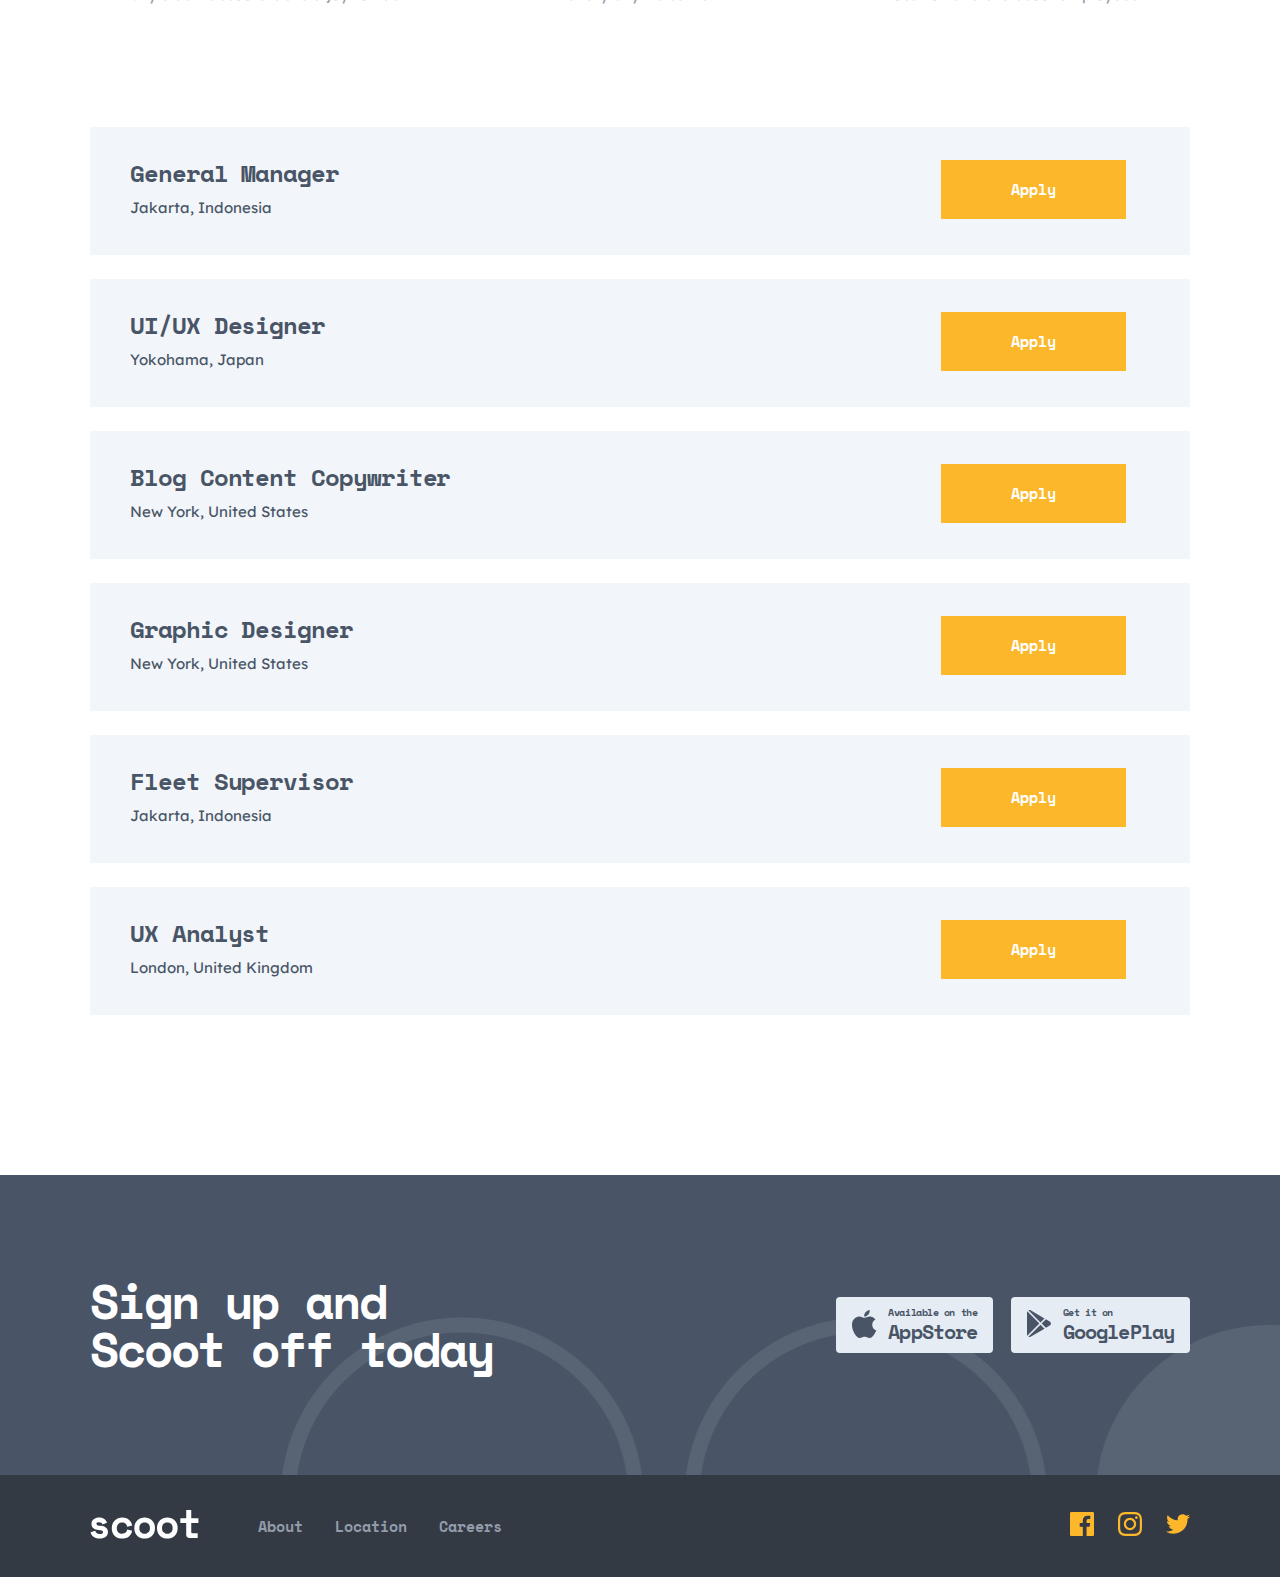
<file: html/careers.html>
<!DOCTYPE html>
<html lang="en">

<head>
    <meta charset="UTF-8">
    <meta http-equiv="X-UA-Compatible" content="IE=edge">
    <meta name="viewport" content="width=device-width, initial-scale=1.0">

    <link rel="apple-touch-icon" sizes="180x180" href="../images/favicon/apple-touch-icon.png">
    <link rel="icon" type="image/png" sizes="512x512" href="../images/favicon/android-chrome-512x512.png">
    <link rel="icon" type="image/png" sizes="192x192" href="../images/favicon/android-chrome-192x192.png">
    <link rel="manifest" href="../images/favicon/site.webmanifest">

    <title>Careers | scoot</title>

    <link rel="stylesheet" href="../css/normalize.css">
    <!-- <link rel="stylesheet" href="../css/main.css"> -->
    <link rel="stylesheet" href="../css/min-main.css">
</head>

<body>

    <header>

        <nav>
            <div class="container">
                <div class="nav">
                    <div class="mobil-menu">
                        <span class="mobil-menu__item"></span>
                        <span class="mobil-menu__item"></span>
                        <span class="mobil-menu__item"></span>
                    </div>

                    <a class="nav__logo" href="../index.html"><img src="../images/icon/logo-black.svg" alt="logo"></a>

                    <div class="menu">
                        <ul class="menu__ul">
                            <li class="menu__ul-item">
                                <a class="menu__ul-link" href="../html/about.html">About</a>
                            </li>
                            <li class="menu__ul-item">
                                <a class="menu__ul-link" href="#">Location</a>
                            </li>
                            <li class="menu__ul-item">
                                <a class="menu__ul-link" href="#">Careers</a>
                            </li>
                        </ul>

                        <button class="btn">Get Scootin</button>
                    </div>
                </div>
            </div>
        </nav>

        <section class="careers-hero">
            <div class="big-container careers--big-container-hero">
                <div class="container careers--container-hero">
                    <h1>Careers</h1>
                </div>
            </div>
        </section>

    </header>

    <main>
        <section class="careers-sec-1 mission">
            <div class="big-container mission--big-container">
                <div class="container mission--container">
                    <div class="mission__text">
                        <h2>Care to join our mission?</h2>

                        <p>We’re always looking for ambitious individuals to help us on our journey. If you’re passionate about our mission to provide clean, accessible transport to improve urban living we want to hear from you!</p>

                        <div><button class="btn">Say Hello</button></div>
                    </div>
                </div>
                <picture class="mission__img">
                    <source media="(max-width:710px)" srcset="../images/careers-page/careers-section-1-1-mobile.png">

                    <img class="mission__img" src="../images/careers-page/careers-section-1-1.png" alt="human" style="width:auto;">
                </picture>

                <!-- <img class="mission__img" src="../images/careers-page/careers-section-1-1.png" alt="human"> -->
            </div>
        </section>

        <section class="careers-sec-2 join-us">
            <div class="container">
                <h2 class="join-us__title">Why join us?</h2>
                <div class="join-us__cards">
                    <div class="join-us__cards-card">
                        <div class="join-us__cards-card__img"><img src="../images/careers-page/careers-section-2-1.png" alt="person">
                        </div>

                        <div class="join-us__cards-card__text">
                            <h3>Our tech</h3>
                            <p>We’re using cutting edge technology to drive accessible urban transportation forward. Our fully electric scooters are a joy to ride!</p>
                        </div>
                    </div>

                    <div class="join-us__cards-card">
                        <div class="join-us__cards-card__img join-us__cards-card__img--2"><img src="../images/careers-page/careers-section-2-2.png" alt="person">
                        </div>

                        <div class="join-us__cards-card__text">
                            <h3>Our integrity</h3>
                            <p>We are fully committed to deliver a great yet safe, sustainable micro-mobility experience in every city we serve.</p>
                        </div>
                    </div>

                    <div class="join-us__cards-card ">
                        <div class="join-us__cards-card__img join-us__cards-card__img--3"><img src="../images/careers-page/careers-section-2-3.png" alt="person">
                        </div>

                        <div class="join-us__cards-card__text">
                            <h3>Our community</h3>
                            <p>We support every community we serve. All workers are paid a living wage based on their location and are Scoot employees.</p>
                        </div>
                    </div>
                </div>
            </div>
        </section>

        <section class="careers-sec-3 apply">
            <div class="container apply--container">
                <article class="apply__cards">
                    <div class="apply__cards-card">
                        <div class="apply__cards-card__text">
                            <h3>General Manager</h3>
                            <span>Jakarta, Indonesia</span>
                        </div>

                        <button class="btn apply__btn">Apply</button>
                    </div>

                    <div class="apply__cards-card">
                        <div class="apply__cards-card__text">
                            <h3>UI/UX Designer</h3>
                            <span>Yokohama, Japan</span>
                        </div>

                        <button class="btn apply__btn">Apply</button>
                    </div>

                    <div class="apply__cards-card">
                        <div class="apply__cards-card__text">
                            <h3>Blog Content Copywriter</h3>
                            <span>New York, United States</span>
                        </div>

                        <button class="btn apply__btn">Apply</button>
                    </div>

                    <div class="apply__cards-card">
                        <div class="apply__cards-card__text">
                            <h3>Graphic Designer</h3>
                            <span>New York, United States</span>
                        </div>

                        <button class="btn apply__btn">Apply</button>
                    </div>

                    <div class="apply__cards-card">
                        <div class="apply__cards-card__text">
                            <h3>Fleet Supervisor</h3>
                            <span>Jakarta, Indonesia</span>
                        </div>

                        <button class="btn apply__btn">Apply</button>
                    </div>

                    <div class="apply__cards-card">
                        <div class="apply__cards-card__text">
                            <h3>UX Analyst</h3>
                            <span>London, United Kingdom</span>
                        </div>

                        <button class="btn apply__btn">Apply</button>
                    </div>
                </article>
            </div>
        </section>
    </main>

    <footer>
        <article class="footer__top">
            <div class="big-container">
                <div class="footer__top-container container">
                    <div class="footer__text">
                        <h2>Sign up and Scoot off today</h2>
                    </div>

                    <div class="footer__market">
                        <a class="market app-store" href="https://www.apple.com/ru/app-store/" target="_blank">
                            <svg class="market__logo" width="25" height="28" viewBox="0 0 25 28" fill="none" xmlns="http://www.w3.org/2000/svg">
                                <path fill-rule="evenodd" clip-rule="evenodd" d="M13.5501 2.23259C14.5379 1.02638 16.2329 0.100093 17.6831 0C17.9262 1.64899 17.2547 3.26406 16.3672 4.4058C15.4185 5.63236 13.7813 6.5807 12.1968 6.5315C11.9078 4.95207 12.649 3.32683 13.5501 2.23259ZM18.0165 6.53333C19.9466 6.53333 21.9903 7.57732 23.4446 9.37626C18.677 11.9705 19.4494 18.7283 24.2667 20.5378C23.6044 21.9952 23.2865 22.645 22.4325 23.936C21.241 25.7367 19.5631 27.9805 17.4803 27.9963C16.6241 28.0052 16.0624 27.7496 15.4568 27.474C14.7549 27.1545 13.9939 26.8082 12.647 26.8157C11.3076 26.8222 10.5345 27.1643 9.82292 27.4791C9.20166 27.7539 8.62736 28.008 7.7641 27.9998C5.68308 27.9823 4.09213 25.9574 2.90069 24.1567C-0.428589 19.1242 -0.780161 13.2159 1.27423 10.0734C2.73556 7.84182 5.04031 6.53684 7.20478 6.53684C8.35838 6.53684 9.28812 6.86569 10.1741 7.17908C10.9805 7.4643 11.7507 7.73672 12.6204 7.73672C13.4252 7.73672 14.0869 7.48802 14.8086 7.21674C15.6745 6.89129 16.6268 6.53333 18.0165 6.53333Z" fill="#495567"/>
                                </svg>


                            <div class="market__text">
                                <span>Available on the</span>
                                <p>AppStore</p>
                            </div>
                        </a>

                        <a class="market play-market" href="https://play.google.com/" target="_blank">
                            <svg class="market__logo" width="24" height="28" viewBox="0 0 24 28" fill="none" xmlns="http://www.w3.org/2000/svg">
                                <path fill-rule="evenodd" clip-rule="evenodd" d="M1.35225 0.237091C2.077 -0.112337 2.90802 -0.0748034 3.60529 0.344932L17.4772 8.42299L13.504 12.4147L1.35225 0.237091ZM0 2.42141C0 2.04978 0.082467 1.68872 0.235771 1.36414L12.3848 13.5391L0.237885 25.7437C0.0829956 25.426 0 25.0702 0 24.697V2.42141ZM13.5056 14.6619L1.37344 26.8517C1.69538 27.0008 2.03794 27.0658 2.37996 27.0658C2.80234 27.0658 3.22367 26.9648 3.60534 26.7354L17.4799 18.6452L13.5056 14.6619ZM22.7456 11.4907C22.7504 11.4933 22.7556 11.4965 22.7604 11.4996C23.4767 11.9342 23.9044 12.6944 23.9044 13.5328C23.9044 14.3712 23.4767 15.1314 22.7604 15.5664C22.7556 15.5691 18.8966 17.8189 18.8966 17.8189L14.6242 13.5375L18.894 9.24766L22.7456 11.4907Z" fill="#495567"/>
                                </svg>


                            <div class="market__text">
                                <span>Get it on</span>
                                <p>GooglePlay</p>
                            </div>
                        </a>
                    </div>
                </div>
            </div>
        </article>

        <article class="footer__bottom">
            <div class="footer__bottom-container container">
                <a href="../index.html"><img src="../images/icon/logo-scoot-white.svg" alt=""></a>

                <div class="footer-menu">
                    <ul class="footer-menu__ul">
                        <li class="footer-menu__ul-item">
                            <a class="footer-menu__ul-link" href="../html/about.html">About</a>
                        </li>
                        <li class="footer-menu__ul-item">
                            <a class="footer-menu__ul-link" href="#bottom">Location</a>
                        </li>
                        <li class="footer-menu__ul-item">
                            <a class="footer-menu__ul-link" href="#bottom">Careers</a>
                        </li>
                    </ul>

                    <div class="footer-menu__socials">
                        <a href="https://www.facebook.com/"><svg width="24" height="24" viewBox="0 0 24 24" fill="none" xmlns="http://www.w3.org/2000/svg">
                            <path d="M22.675 0H1.325C0.593 0 0 0.593 0 1.325V22.676C0 23.407 0.593 24 1.325 24H12.82V14.706H9.692V11.084H12.82V8.413C12.82 5.313 14.713 3.625 17.479 3.625C18.804 3.625 19.942 3.724 20.274 3.768V7.008L18.356 7.009C16.852 7.009 16.561 7.724 16.561 8.772V11.085H20.148L19.681 14.707H16.561V24H22.677C23.407 24 24 23.407 24 22.675V1.325C24 0.593 23.407 0 22.675 0Z" fill="#FCB72B"/>
                            </svg>
                            </a>

                        <a href="https://www.instagram.com/"><svg width="24" height="24" viewBox="0 0 24 24" fill="none" xmlns="http://www.w3.org/2000/svg">
                            <path fill-rule="evenodd" clip-rule="evenodd" d="M12 0C8.741 0 8.333 0.014 7.053 0.072C2.695 0.272 0.273 2.69 0.073 7.052C0.014 8.333 0 8.741 0 12C0 15.259 0.014 15.668 0.072 16.948C0.272 21.306 2.69 23.728 7.052 23.928C8.333 23.986 8.741 24 12 24C15.259 24 15.668 23.986 16.948 23.928C21.302 23.728 23.73 21.31 23.927 16.948C23.986 15.668 24 15.259 24 12C24 8.741 23.986 8.333 23.928 7.053C23.732 2.699 21.311 0.273 16.949 0.073C15.668 0.014 15.259 0 12 0ZM12 2.163C15.204 2.163 15.584 2.175 16.85 2.233C20.102 2.381 21.621 3.924 21.769 7.152C21.827 8.417 21.838 8.797 21.838 12.001C21.838 15.206 21.826 15.585 21.769 16.85C21.62 20.075 20.105 21.621 16.85 21.769C15.584 21.827 15.206 21.839 12 21.839C8.796 21.839 8.416 21.827 7.151 21.769C3.891 21.62 2.38 20.07 2.232 16.849C2.174 15.584 2.162 15.205 2.162 12C2.162 8.796 2.175 8.417 2.232 7.151C2.381 3.924 3.896 2.38 7.151 2.232C8.417 2.175 8.796 2.163 12 2.163ZM5.838 12C5.838 8.597 8.597 5.838 12 5.838C15.403 5.838 18.162 8.597 18.162 12C18.162 15.404 15.403 18.163 12 18.163C8.597 18.163 5.838 15.403 5.838 12ZM12 16C9.791 16 8 14.21 8 12C8 9.791 9.791 8 12 8C14.209 8 16 9.791 16 12C16 14.21 14.209 16 12 16ZM16.965 5.595C16.965 4.8 17.61 4.155 18.406 4.155C19.201 4.155 19.845 4.8 19.845 5.595C19.845 6.39 19.201 7.035 18.406 7.035C17.61 7.035 16.965 6.39 16.965 5.595Z" fill="#FCB72B"/>
                            </svg>
                            </a>

                        <a href="https://twitter.com/home"><svg width="24" height="20" viewBox="0 0 24 20" fill="none" xmlns="http://www.w3.org/2000/svg">
                            <path d="M24 2.557C23.117 2.949 22.168 3.213 21.172 3.332C22.189 2.723 22.97 1.758 23.337 0.608001C22.386 1.172 21.332 1.582 20.21 1.803C19.313 0.846001 18.032 0.248001 16.616 0.248001C13.437 0.248001 11.101 3.214 11.819 6.293C7.728 6.088 4.1 4.128 1.671 1.149C0.381 3.362 1.002 6.257 3.194 7.723C2.388 7.697 1.628 7.476 0.965 7.107C0.911 9.388 2.546 11.522 4.914 11.997C4.221 12.185 3.462 12.229 2.69 12.081C3.316 14.037 5.134 15.46 7.29 15.5C5.22 17.123 2.612 17.848 0 17.54C2.179 18.937 4.768 19.752 7.548 19.752C16.69 19.752 21.855 12.031 21.543 5.106C22.505 4.411 23.34 3.544 24 2.557Z" fill="#FCB72B"/>
                            </svg>
                            </a>
                    </div>
                </div>
            </div>
        </article>
    </footer>
    <script src="../js/main.js"></script>
</body>

</html>
</file>
<file: css/main.css>
@import '../fonts/Space-Mono/stylesheet.css';
@import '../fonts/Lexend-Deca/stylesheet.css';
* {
  margin: 0;
  padding: 0;
  box-sizing: border-box;
  text-decoration: none;
  list-style: none;
}

html,
body {
  height: 100%;
}

main {
  min-height: 100%;
  overflow-x: hidden;
}

body {
  font-family: "Lexend Deca";
  overflow-x: hidden;
}

::-moz-selection {
  color: #fff;
  background: #FCB72B;
}

::selection {
  color: #fff;
  background: #FCB72B;
}

::-webkit-scrollbar {
  width: 10px;
}

::-webkit-scrollbar-track {
  background: #f1f1f1;
}

::-webkit-scrollbar-thumb {
  background: rgba(252, 183, 43, 0.4);
}

::-webkit-scrollbar-thumb:hover {
  background: #FCB72B;
}

.big-container {
  max-width: 1440px;
  margin: 0 auto;
}

.container {
  max-width: 1164px;
  margin: 0 auto;
  padding: 0px 32px;
}

.hero {
  padding-top: 103.5px;
}
@media screen and (max-width: 710px) {
  .hero {
    padding-top: 76.39px;
  }
}

body.lock {
  overflow: hidden;
}

h1,
h2,
h3,
h4,
h5,
h6,
a {
  font-family: "Space Mono";
}

.btn {
  display: inline-block;
  padding: 14px 39px;
  font-family: "Space Mono";
  font-weight: 700;
  font-size: 15px;
  line-height: 167%;
  color: #FFFFFF;
  border: 3px solid #FCB72B;
  background: #FCB72B;
  cursor: pointer;
  transition: 0.2s ease;
}
.btn:hover {
  color: #FCB72B;
  background: transparent;
}

nav {
  padding: 22px 0;
  position: fixed;
  top: 0;
  width: 100%;
  z-index: 10;
  background-color: rgba(255, 255, 255, 0.9);
  box-shadow: rgba(0, 0, 0, 0.12) 0px 3px 13px 1px;
}

.nav {
  display: flex;
  -moz-column-gap: 58px;
       column-gap: 58px;
  align-items: center;
}
@media screen and (max-width: 710px) {
  .nav {
    justify-content: center;
  }
}

.menu {
  width: 100%;
  display: flex;
  justify-content: space-between;
  align-items: center;
}
.menu__ul {
  display: flex;
  -moz-column-gap: 32px;
       column-gap: 32px;
  align-items: center;
}
.menu__ul-link {
  font-weight: 700;
  font-size: 15px;
  line-height: 167%;
  color: #939CAA;
  transition: 0.2s ease;
}
.menu__ul-link:hover {
  color: #FCB72B;
}
@media screen and (max-width: 710px) {
  .menu__ul-link {
    font-size: 18px;
    color: #E5ECF4;
  }
}
@media screen and (max-width: 710px) {
  .menu__ul {
    width: 100%;
    text-align: left;
    flex-direction: column;
    row-gap: 24px;
    align-items: start;
  }
}
@media screen and (max-width: 710px) {
  .menu {
    position: fixed;
    top: 0;
    left: -500%;
    transition: 0.07s linear;
    margin-top: 76.2px;
    padding: 64px 32px 130px 32px;
    width: 256px;
    height: 100vh;
    flex-direction: column;
    justify-content: space-between;
    background-color: #333A44;
    box-shadow: 0px 100vw 0px 100vw rgba(0, 0, 0, 0.75);
  }
}

.mobil-menu {
  display: none;
  position: absolute;
  top: 29px;
  left: 32px;
}
@media screen and (max-width: 710px) {
  .mobil-menu {
    width: 19.62px;
    height: 16px;
    transform: translateY(3px);
    display: flex;
    flex-direction: column;
    row-gap: 2.46px;
  }
  .mobil-menu__item {
    width: 19.62px;
    height: 3px;
    display: inline-block;
    background: #FCB72B;
    transition: 0.2s linear;
  }
}

.mobil-menu.active {
  transform: translateY(8px);
}

.mobil-menu.active .mobil-menu__item:nth-child(1) {
  position: absolute;
  transform: rotate(-45deg);
}

.mobil-menu.active .mobil-menu__item:nth-child(2) {
  transform: translateX(-3px);
  opacity: 0;
}

.mobil-menu.active .mobil-menu__item:nth-child(3) {
  position: absolute;
  transform: rotate(45deg);
}

.menu.active {
  left: 0;
  transition: 0.2s linear;
}

.footer__text h2 {
  max-width: 415px;
  font-weight: 700;
  font-size: 48px;
  line-height: 100%;
  letter-spacing: -2.14286px;
  color: #FFFFFF;
}
@media screen and (max-width: 1000px) {
  .footer__text h2 {
    max-width: 457px;
    text-align: center;
  }
}
@media screen and (max-width: 710px) {
  .footer__text h2 {
    max-width: 311px;
    font-size: 32px;
    letter-spacing: -1.42857px;
  }
}
@media screen and (max-width: 375px) {
  .footer__text h2 {
    max-width: 273px;
    font-size: 24px;
  }
}
.footer__market {
  display: flex;
  align-items: center;
  -moz-column-gap: 18px;
       column-gap: 18px;
}
.footer__market .market {
  padding: 8px 16px 9px 16px;
  display: flex;
  -moz-column-gap: 11.73px;
       column-gap: 11.73px;
  align-items: center;
  background-color: #E5ECF4;
  border-radius: 4px;
}
.footer__market .market__text {
  display: flex;
  align-items: flex-start;
  justify-content: flex-start;
  flex-direction: column;
  font-weight: 700;
  font-size: 20px;
  line-height: 120%;
  letter-spacing: -0.892857px;
  color: #495567;
  transition: 0.2s ease;
}
.footer__market .market__text span {
  font-size: 10px;
  line-height: 15px;
  letter-spacing: -0.446429px;
}
@media screen and (max-width: 1000px) {
  .footer__market .market {
    width: 173px;
    justify-content: center;
    -moz-column-gap: 8.64px;
         column-gap: 8.64px;
    padding: 8.3px 11.79px 6.43px 11.79px;
  }
}
@media screen and (max-width: 1000px) {
  .footer__market {
    -moz-column-gap: 12.86px;
         column-gap: 12.86px;
  }
}
@media screen and (max-width: 710px) {
  .footer__market {
    flex-direction: column;
    row-gap: 10px;
  }
}
.footer-menu {
  width: 100%;
  display: flex;
  align-items: center;
  justify-content: space-between;
}
.footer-menu__ul {
  display: flex;
  -moz-column-gap: 32px;
       column-gap: 32px;
  align-items: center;
}
.footer-menu__ul-link {
  font-weight: 700;
  font-size: 15px;
  color: #939CAA;
  transition: 0.2s ease;
}
.footer-menu__ul-link:hover {
  color: #FCB72B;
}
@media screen and (max-width: 710px) {
  .footer-menu__ul {
    flex-direction: column;
    row-gap: 16px;
  }
}
.footer-menu__socials {
  display: flex;
  -moz-column-gap: 24px;
       column-gap: 24px;
  align-items: center;
}
.footer-menu__socials svg path {
  transition: 0.2s ease;
}
.footer-menu__socials a:hover svg path {
  fill: #E5ECF4;
}
@media screen and (max-width: 710px) {
  .footer-menu {
    flex-direction: column;
    row-gap: 41.44px;
  }
}

.footer__top {
  background-color: #495567;
}
.footer__top .big-container {
  padding: 102px 0;
  background: url("../images/main-page/footer-element.png") no-repeat;
  background-size: 1000px;
  background-position: right bottom;
}
@media screen and (max-width: 1000px) {
  .footer__top .big-container {
    padding: 62px 0;
  }
}
@media screen and (max-width: 710px) {
  .footer__top .big-container {
    padding: 88px 0;
  }
}
.footer__top-container {
  display: flex;
  align-items: center;
  justify-content: space-between;
}
@media screen and (max-width: 1000px) {
  .footer__top-container {
    flex-direction: column;
    justify-content: center;
    row-gap: 40px;
  }
}

.footer__bottom {
  background-color: #333A44;
}
.footer__bottom-container {
  padding-top: 35px;
  padding-bottom: 35px;
  display: flex;
  -moz-column-gap: 58.58px;
       column-gap: 58.58px;
  align-items: center;
}
@media screen and (max-width: 710px) {
  .footer__bottom-container {
    padding: 64px 0;
    flex-direction: column;
    justify-content: center;
    align-items: center;
    row-gap: 41.44px;
  }
}

.market .market__logo path {
  transition: 0.2s ease;
}

.market:hover .market__text {
  color: #FCB72B;
}

.market:hover .market__logo path {
  fill: #FCB72B;
}

.hero-big-container {
  background: url(../images/main-page/desktop-hero-img.jpg) no-repeat;
  background-size: cover;
  background-position: center;
}
@media screen and (max-width: 710px) {
  .hero-big-container {
    background-position: right;
  }
}

.hero-element-text {
  position: relative;
}

.hero__text {
  display: flex;
  row-gap: 40px;
  flex-direction: column;
  max-width: 500px;
  align-items: flex-end;
  color: #FFF;
}
.hero__text-title {
  margin: 0;
  font-weight: 700;
  font-size: 56px;
  line-height: 100%;
  letter-spacing: -2.5px;
}
@media screen and (max-width: 710px) {
  .hero__text-title {
    font-size: 40px;
    line-height: 100%;
    letter-spacing: -1.78571px;
  }
}
.hero__text-info {
  max-width: 405px;
  display: flex;
  flex-direction: column;
  row-gap: 40px;
  align-items: flex-start;
}
.hero__text-info__text {
  font-weight: 400;
  font-size: 15px;
  line-height: 25px;
}
@media screen and (max-width: 1040px) {
  .hero__text-info {
    max-width: 573px;
    align-items: center;
    row-gap: 32px;
  }
}
@media screen and (max-width: 710px) {
  .hero__text-info {
    max-width: 311px;
    row-gap: 24px;
  }
}
@media screen and (max-width: 1040px) {
  .hero__text {
    max-width: 573px;
    text-align: center;
    align-items: center;
    row-gap: 24px;
  }
}
@media screen and (max-width: 710px) {
  .hero__text {
    max-width: 311px;
    row-gap: 34px;
  }
}

.hero-container {
  padding-top: 153px;
  padding-bottom: 153px;
}
@media screen and (max-width: 1040px) {
  .hero-container {
    padding-top: 137px;
    padding-bottom: 217px;
    display: flex;
    justify-content: center;
  }
}
@media screen and (max-width: 710px) {
  .hero-container {
    padding-top: 115px;
    padding-bottom: 179px;
  }
}

.hero-element-left {
  position: absolute;
  top: 40px;
  left: -265px;
  display: inline-block;
  width: 202.5px;
  height: 15px;
  background-color: #FCB72B;
  border: none;
}
@media screen and (max-width: 1040px) {
  .hero-element-left {
    display: none;
  }
}

.hero-element-right {
  position: absolute;
  top: 40px;
  right: -500px;
}
@media screen and (max-width: 1040px) {
  .hero-element-right {
    top: 207px;
    left: -294px;
  }
}
@media screen and (max-width: 710px) {
  .hero-element-right {
    top: 210px;
    left: -380px;
  }
}

.main-sec-1 {
  padding-top: 160px;
}
@media screen and (max-width: 1000px) {
  .main-sec-1 {
    padding-top: 122px;
  }
}
@media screen and (max-width: 710px) {
  .main-sec-1 {
    padding-top: 120px;
  }
}

.main-cards {
  position: relative;
  display: flex;
  -moz-column-gap: 30px;
       column-gap: 30px;
  align-items: center;
}
.main-cards__card {
  max-width: 350px;
  display: flex;
  justify-content: flex-start;
  flex-direction: column;
  row-gap: 40px;
}
.main-cards__card-img {
  width: 96px;
  height: 96px;
  border-radius: 50%;
  background-color: #FCB72B;
  display: flex;
  justify-content: center;
  align-items: center;
}
@media screen and (max-width: 710px) {
  .main-cards__card-img {
    width: 56px;
    height: 56px;
  }
  .main-cards__card-img img {
    max-width: 25px;
    height: 25px;
    -o-object-fit: contain;
       object-fit: contain;
    -o-object-position: center;
       object-position: center;
  }
}
.main-cards__card-text {
  display: flex;
  flex-direction: column;
  row-gap: 27px;
  justify-content: flex-start;
}
.main-cards__card-text h3 {
  font-weight: 700;
  font-size: 24px;
  line-height: 117%;
  letter-spacing: -1.07143px;
  color: #495567;
}
@media screen and (max-width: 710px) {
  .main-cards__card-text h3 {
    font-size: 20px;
    line-height: 140%;
    text-align: center;
    letter-spacing: -0.892857px;
  }
}
.main-cards__card-text p {
  font-weight: 400;
  font-size: 15px;
  line-height: 167%;
  color: #939CAA;
}
@media screen and (max-width: 1000px) {
  .main-cards__card-text {
    max-width: 398px;
  }
}
@media screen and (max-width: 710px) {
  .main-cards__card-text {
    max-width: 100%;
    text-align: center;
    row-gap: 24px;
  }
}
@media screen and (max-width: 1000px) {
  .main-cards__card {
    max-width: 100%;
    flex-direction: row;
    -moz-column-gap: 79px;
         column-gap: 79px;
  }
}
@media screen and (max-width: 710px) {
  .main-cards__card {
    flex-direction: column;
    row-gap: 24px;
    align-items: center;
  }
}
@media screen and (max-width: 1000px) {
  .main-cards {
    flex-direction: column;
    row-gap: 40px;
  }
}
@media screen and (max-width: 710px) {
  .main-cards {
    row-gap: 48px;
  }
}

.main-cards__card-img-hr {
  position: relative;
}
@media screen and (max-width: 710px) {
  .main-cards__card-img-hr {
    position: static;
  }
}

@media screen and (max-width: 1000px) {
  .main-cards__card-img-hr::after {
    content: "";
    display: inline-block;
    width: 25px;
    height: 512px;
    z-index: -1;
    position: absolute;
    top: -500px;
    left: 35px;
    background-color: #E5ECF4;
  }
}
@media screen and (max-width: 710px) {
  .main-cards__card-img-hr::after {
    display: none;
  }
}

.behind-card-element {
  z-index: -1;
  width: 974px;
  height: 15px;
  position: absolute;
  top: 40px;
  left: -170px;
  border: none;
  background-color: #E5ECF4;
}
@media screen and (max-width: 1127px) {
  .behind-card-element {
    left: -250px;
  }
}
@media screen and (max-width: 1000px) {
  .behind-card-element {
    display: none;
    width: 25px;
    height: 512px;
    top: -123px;
    left: 190px;
  }
}

.main-sec-2 {
  padding: 200px 0;
  display: flex;
  flex-direction: column;
  row-gap: 160px;
}
@media screen and (max-width: 1000px) {
  .main-sec-2 {
    padding: 100px 0;
    row-gap: 75px;
  }
}

.sec-2__container {
  display: flex;
  justify-content: space-between;
  align-items: center;
}
@media screen and (max-width: 1000px) {
  .sec-2__container {
    flex-direction: column;
    row-gap: 56px;
  }
}
.sec-2__text {
  max-width: 445px;
  display: flex;
  flex-direction: column;
  justify-content: flex-start;
}
.sec-2__text-h {
  font-weight: 700;
  font-size: 48px;
  line-height: 100%;
  letter-spacing: -2.14286px;
  color: #495567;
}
@media screen and (max-width: 710px) {
  .sec-2__text-h {
    font-size: 32px;
    letter-spacing: -1.42857px;
  }
}
@media screen and (max-width: 375px) {
  .sec-2__text-h {
    font-size: 24px;
  }
}
.sec-2__text-p {
  margin-top: 24px;
  margin-bottom: 40px;
  font-weight: 400;
  font-size: 15px;
  line-height: 167%;
  color: #939CAA;
}
@media screen and (max-width: 1000px) {
  .sec-2__text-p {
    margin: 40px 0;
  }
}
@media screen and (max-width: 710px) {
  .sec-2__text-p {
    margin: 32px 0;
  }
}
@media screen and (max-width: 375px) {
  .sec-2__text-p {
    font-size: 22px;
  }
}
@media screen and (max-width: 1000px) {
  .sec-2__text {
    max-width: 573px;
    justify-content: center;
    text-align: center;
  }
}
.sec-2__img {
  max-width: 445px;
  max-height: 445px;
  border-radius: 50%;
  overflow: hidden;
}
.sec-2__img img {
  max-width: 445px;
  max-height: 445px;
  -o-object-fit: contain;
     object-fit: contain;
  -o-object-position: center;
     object-position: center;
  transition: 0.3s ease-in;
}
@media screen and (max-width: 710px) {
  .sec-2__img img {
    max-width: 311px;
    max-height: 311px;
  }
}
@media screen and (max-width: 375px) {
  .sec-2__img img {
    max-width: 250px;
    max-height: 250px;
  }
}
.sec-2__img:hover img {
  transform: scale(1.2);
}
@media screen and (max-width: 1000px) {
  .sec-2__img {
    order: -1;
  }
}
@media screen and (max-width: 710px) {
  .sec-2__img {
    max-width: 311px;
    max-height: 311px;
  }
}
@media screen and (max-width: 375px) {
  .sec-2__img {
    max-width: 250px;
    max-height: 250px;
  }
}

.telemtry__element {
  position: relative;
}
@media screen and (max-width: 1000px) {
  .telemtry__element {
    order: -1;
  }
}

.telemtry__element::before {
  content: "";
  background: url(../images/main-page/section-2-1-yoni.png) no-repeat;
  width: 102px;
  height: 445px;
  position: absolute;
  top: 0;
  right: -175px;
  z-index: -1;
}
@media screen and (max-width: 1365px) {
  .telemtry__element::before {
    right: -70px;
  }
}
@media screen and (max-width: 1223px) {
  .telemtry__element::before {
    right: -40px;
  }
}
@media screen and (max-width: 1000px) {
  .telemtry__element::before {
    right: -210px;
  }
}
@media screen and (max-width: 853px) {
  .telemtry__element::before {
    right: -170px;
  }
}
@media screen and (max-width: 710px) {
  .telemtry__element::before {
    display: none;
  }
}

.telemtry__element::after {
  content: "";
  background: url(../images/icon/section-2-strelka-1.svg) no-repeat;
  width: 740px;
  height: 150px;
  position: absolute;
  bottom: 0;
  right: -175px;
}
@media screen and (max-width: 1365px) {
  .telemtry__element::after {
    right: -70px;
  }
}
@media screen and (max-width: 1223px) {
  .telemtry__element::after {
    right: -40px;
  }
}
@media screen and (max-width: 1000px) {
  .telemtry__element::after {
    right: -210px;
  }
}
@media screen and (max-width: 853px) {
  .telemtry__element::after {
    right: -170px;
  }
}
@media screen and (max-width: 710px) {
  .telemtry__element::after {
    width: 300px;
    right: -198px;
  }
}
@media screen and (max-width: 600px) {
  .telemtry__element::after {
    right: -93px;
  }
}
@media screen and (max-width: 426px) {
  .telemtry__element::after {
    right: -19px;
  }
}
@media screen and (max-width: 290px) {
  .telemtry__element::after {
    width: 210px;
    right: -20px;
  }
}

.careers-hero {
  padding-top: 101.85px;
}
@media screen and (max-width: 710px) {
  .careers-hero {
    padding-top: 76.2px;
  }
}

.careers--big-container-hero {
  background: url(../images/careers-page/careers-hero.jpg) no-repeat;
  background-size: cover;
  background-position: center;
}
@media screen and (max-width: 1000px) {
  .careers--big-container-hero {
    background-position: right;
  }
}
@media screen and (max-width: 710px) {
  .careers--big-container-hero {
    background-position: center;
  }
}

.careers--container-hero {
  padding-top: 72px;
  padding-bottom: 72px;
}
.careers--container-hero h1 {
  margin: 0;
  font-weight: 700;
  font-size: 56px;
  line-height: 100%;
  letter-spacing: -2.5px;
  color: #FFFFFF;
}
@media screen and (max-width: 710px) {
  .careers--container-hero h1 {
    font-size: 40px;
  }
}
@media screen and (max-width: 710px) {
  .careers--container-hero {
    display: flex;
    justify-content: center;
    padding-top: 60px;
    padding-bottom: 60 px;
  }
}

.mission {
  padding-top: 120px;
}
.mission--big-container {
  display: flex;
  align-items: center;
}
@media screen and (max-width: 1000px) {
  .mission--big-container {
    flex-direction: column;
    justify-content: center;
    row-gap: 64px;
  }
}
.mission--container {
  display: flex;
  justify-content: center;
}
.mission__text {
  max-width: 445px;
  display: flex;
  flex-direction: column;
  justify-content: flex-start;
}
.mission__text h2 {
  font-weight: 700;
  font-size: 48px;
  line-height: 100%;
  letter-spacing: -2.14286px;
  color: #495567;
}
@media screen and (max-width: 710px) {
  .mission__text h2 {
    font-size: 32px;
    letter-spacing: -1.42857px;
  }
}
@media screen and (max-width: 375px) {
  .mission__text h2 {
    font-size: 24px;
  }
}
.mission__text p {
  margin-top: 24px;
  margin-bottom: 40px;
  font-weight: 400;
  font-size: 15px;
  line-height: 167%;
  color: #939CAA;
}
@media screen and (max-width: 1000px) {
  .mission__text p {
    margin: 40px 0;
  }
}
@media screen and (max-width: 710px) {
  .mission__text p {
    margin: 32px 0;
  }
}
@media screen and (max-width: 375px) {
  .mission__text p {
    font-size: 18px;
  }
}
@media screen and (max-width: 1000px) {
  .mission__text {
    max-width: 573px;
    text-align: center;
  }
}
.mission__img {
  max-width: 100%;
}
@media screen and (max-width: 1223px) {
  .mission__img {
    width: 600px;
    -o-object-fit: contain;
       object-fit: contain;
    -o-object-position: center;
       object-position: center;
  }
}
@media screen and (max-width: 1000px) {
  .mission__img {
    width: 800px;
    order: -1;
    align-self: flex-end;
  }
}
@media screen and (max-width: 853px) {
  .mission__img {
    width: 690px;
  }
}
@media screen and (max-width: 710px) {
  .mission__img {
    display: flex;
    justify-content: center;
    align-self: center;
    width: 100%;
    height: 100%;
    -o-object-fit: cover;
       object-fit: cover;
    -o-object-position: center;
       object-position: center;
  }
}
@media screen and (max-width: 375px) {
  .mission__img {
    height: 250px;
  }
}
@media screen and (max-width: 290px) {
  .mission__img {
    height: 200px;
  }
}
@media screen and (max-width: 1000px) {
  .mission {
    padding-top: 72px;
  }
}

.careers-sec-2 {
  padding-top: 120px;
}

.join-us__title {
  margin: 0 auto;
  font-weight: 700;
  font-size: 48px;
  line-height: 100%;
  text-align: center;
  letter-spacing: -2.14286px;
  color: #495567;
}
@media screen and (max-width: 375px) {
  .join-us__title {
    font-size: 30px;
  }
}
.join-us__cards {
  margin-top: 103px;
  display: flex;
  justify-content: space-between;
  align-items: center;
}
.join-us__cards-card {
  max-width: 350px;
  display: flex;
  row-gap: 87px;
  flex-direction: column;
  align-items: center;
}
.join-us__cards-card__img {
  position: relative;
}
.join-us__cards-card__img img {
  filter: blur(2px);
  transition: 0.1s linear;
}
@media screen and (max-width: 1000px) {
  .join-us__cards-card__img img {
    filter: blur(0);
  }
}
.join-us__cards-card__img:hover img {
  filter: blur(0);
}
.join-us__cards-card__img::after {
  content: "01";
  position: absolute;
  bottom: -20%;
  left: 29%;
  display: flex;
  justify-content: center;
  align-items: center;
  width: 96px;
  height: 96px;
  border-radius: 50%;
  background-color: #FCB72B;
  font-family: "Space Mono";
  font-weight: 700;
  font-size: 24px;
  line-height: 117%;
  color: #495567;
}
.join-us__cards-card__text {
  display: flex;
  row-gap: 27px;
  flex-direction: column;
  align-items: center;
}
.join-us__cards-card__text h3 {
  font-weight: 700;
  font-size: 24px;
  line-height: 117%;
  text-align: center;
  letter-spacing: -1.07143px;
  color: #495567;
}
.join-us__cards-card__text P {
  font-weight: 400;
  font-size: 15px;
  line-height: 167%;
  text-align: center;
  color: #939CAA;
}
@media screen and (max-width: 1000px) {
  .join-us__cards-card {
    max-width: 457px;
  }
}
@media screen and (max-width: 1000px) {
  .join-us__cards {
    margin-top: 70px;
    row-gap: 55px;
    flex-direction: column;
  }
}

.join-us__cards-card__img--2::after {
  content: "02";
}

.join-us__cards-card__img--3::after {
  content: "03";
}

.careers-sec-3 {
  padding-top: 120px;
  padding-bottom: 160px;
}
@media screen and (max-width: 1000px) {
  .careers-sec-3 {
    padding: 100px 0;
  }
}

.apply__cards {
  max-width: 100%;
  display: flex;
  row-gap: 24px;
  flex-direction: column;
}
.apply__cards-card {
  width: 100%;
  height: 128px;
  background-color: #F2F5F9;
  padding: 32px 64px 35px 40px;
  display: flex;
  align-items: center;
  justify-content: space-between;
  transition: 0.2s linear;
}
.apply__cards-card:hover {
  transform: scale(1.1);
  box-shadow: 0px 0px 37px -6px rgba(0, 0, 0, 0.2);
}
@media screen and (max-width: 1000px) {
  .apply__cards-card:hover {
    transform: scale(1);
    box-shadow: none;
  }
}
.apply__cards-card__text {
  max-width: 650px;
  display: flex;
  row-gap: 8px;
  flex-direction: column;
  color: #495567;
}
.apply__cards-card__text h3 {
  font-weight: 700;
  font-size: 24px;
  line-height: 117%;
  letter-spacing: -1.07143px;
}
.apply__cards-card__text span {
  text-transform: capitalize;
  font-weight: 400;
  font-size: 15px;
  line-height: 167%;
}
@media screen and (max-width: 710px) {
  .apply__cards-card__text {
    text-align: center;
  }
}
@media screen and (max-width: 710px) {
  .apply__cards-card {
    height: 100%;
    background-color: #F2F5F9;
    padding: 36px 32px 32px 32px;
    display: flex;
    flex-direction: column;
    row-gap: 16px;
    align-items: center;
    justify-content: center;
  }
}

.apply__btn {
  padding: 14px 67px;
}
@media screen and (max-width: 375px) {
  .apply__btn {
    padding: 14px 40px;
  }
}

.about-hero {
  padding-top: 101.85px;
}
@media screen and (max-width: 710px) {
  .about-hero {
    padding-top: 76.2px;
  }
}

.about--big-container-hero {
  background: url(../images/about-page/about-hero.jpg) no-repeat;
  background-size: cover;
  background-position: center;
}
@media screen and (max-width: 1000px) {
  .about--big-container-hero {
    background-position: right;
  }
}
@media screen and (max-width: 710px) {
  .about--big-container-hero {
    background-position: center;
  }
}

.about--container-hero {
  padding-top: 72px;
  padding-bottom: 72px;
}
.about--container-hero h1 {
  margin: 0;
  font-weight: 700;
  font-size: 56px;
  line-height: 100%;
  letter-spacing: -2.5px;
  color: #FFFFFF;
}
@media screen and (max-width: 710px) {
  .about--container-hero h1 {
    font-size: 40px;
  }
}
@media screen and (max-width: 710px) {
  .about--container-hero {
    display: flex;
    justify-content: center;
    padding-top: 60px;
    padding-bottom: 60px;
  }
}

.about-sec-1 {
  padding-top: 120px;
  display: flex;
  flex-direction: column;
  row-gap: 171px;
}
@media screen and (max-width: 1000px) {
  .about-sec-1 {
    row-gap: 58px;
  }
}

.about-sec-1-article__container {
  display: flex;
  justify-content: space-between;
  align-items: center;
}
@media screen and (max-width: 1000px) {
  .about-sec-1-article__container {
    flex-direction: column;
    row-gap: 56px;
  }
}
.about-sec-1-article__text {
  max-width: 445px;
  display: flex;
  flex-direction: column;
  justify-content: flex-start;
}
.about-sec-1-article__text-h {
  font-weight: 700;
  font-size: 48px;
  line-height: 100%;
  letter-spacing: -2.14286px;
  color: #495567;
}
@media screen and (max-width: 710px) {
  .about-sec-1-article__text-h {
    font-size: 32px;
    letter-spacing: -1.42857px;
  }
}
@media screen and (max-width: 375px) {
  .about-sec-1-article__text-h {
    font-size: 24px;
  }
}
.about-sec-1-article__text-p {
  margin-top: 24px;
  margin-bottom: 40px;
  font-weight: 400;
  font-size: 15px;
  line-height: 167%;
  color: #939CAA;
}
@media screen and (max-width: 1000px) {
  .about-sec-1-article__text-p {
    margin: 40px 0;
  }
}
@media screen and (max-width: 710px) {
  .about-sec-1-article__text-p {
    margin: 32px 0;
  }
}
@media screen and (max-width: 375px) {
  .about-sec-1-article__text-p {
    font-size: 22px;
  }
}
@media screen and (max-width: 1000px) {
  .about-sec-1-article__text {
    max-width: 573px;
    justify-content: center;
    text-align: center;
  }
}
.about-sec-1-article__img {
  max-width: 445px;
  max-height: 445px;
  border-radius: 50%;
  overflow: hidden;
}
.about-sec-1-article__img img {
  max-width: 445px;
  max-height: 445px;
  -o-object-fit: contain;
     object-fit: contain;
  -o-object-position: center;
     object-position: center;
  transition: 0.3s ease-in;
}
@media screen and (max-width: 710px) {
  .about-sec-1-article__img img {
    max-width: 311px;
    max-height: 311px;
  }
}
@media screen and (max-width: 375px) {
  .about-sec-1-article__img img {
    max-width: 250px;
    max-height: 250px;
  }
}
.about-sec-1-article__img:hover img {
  transform: scale(1.2);
}
@media screen and (max-width: 1000px) {
  .about-sec-1-article__img {
    order: -1;
  }
}
@media screen and (max-width: 710px) {
  .about-sec-1-article__img {
    max-width: 311px;
    max-height: 311px;
  }
}
@media screen and (max-width: 375px) {
  .about-sec-1-article__img {
    max-width: 250px;
    max-height: 250px;
  }
}

.mobility__element {
  position: relative;
}
@media screen and (max-width: 1000px) {
  .mobility__element {
    order: -1;
  }
}

.mobility__element::before {
  content: "";
  background: url(../images/main-page/section-2-1-yoni.png) no-repeat;
  width: 102px;
  height: 445px;
  position: absolute;
  top: 0;
  right: -175px;
  z-index: -1;
}
@media screen and (max-width: 1365px) {
  .mobility__element::before {
    right: -70px;
  }
}
@media screen and (max-width: 1223px) {
  .mobility__element::before {
    right: -40px;
  }
}
@media screen and (max-width: 1000px) {
  .mobility__element::before {
    right: -210px;
  }
}
@media screen and (max-width: 853px) {
  .mobility__element::before {
    right: -170px;
  }
}
@media screen and (max-width: 710px) {
  .mobility__element::before {
    display: none;
  }
}

.mobility__element::after {
  content: "";
  background: url(../images/icon/section-2-strelka-1.svg) no-repeat;
  width: 740px;
  height: 150px;
  position: absolute;
  bottom: 0;
  right: -175px;
}
@media screen and (max-width: 1365px) {
  .mobility__element::after {
    right: -70px;
  }
}
@media screen and (max-width: 1223px) {
  .mobility__element::after {
    right: -40px;
  }
}
@media screen and (max-width: 1000px) {
  .mobility__element::after {
    right: -210px;
  }
}
@media screen and (max-width: 853px) {
  .mobility__element::after {
    right: -170px;
  }
}
@media screen and (max-width: 710px) {
  .mobility__element::after {
    width: 300px;
    right: -198px;
  }
}
@media screen and (max-width: 600px) {
  .mobility__element::after {
    right: -93px;
  }
}
@media screen and (max-width: 426px) {
  .mobility__element::after {
    right: -19px;
  }
}
@media screen and (max-width: 290px) {
  .mobility__element::after {
    width: 210px;
    right: -20px;
  }
}

.about-sec-2 {
  padding-top: 120px;
}
@media screen and (max-width: 1000px) {
  .about-sec-2 {
    padding-top: 45px;
  }
}

.values__title {
  margin: 0 auto;
  font-weight: 700;
  font-size: 48px;
  line-height: 100%;
  text-align: center;
  letter-spacing: -2.14286px;
  color: #495567;
}
@media screen and (max-width: 375px) {
  .values__title {
    font-size: 30px;
  }
}
.values__cards {
  margin-top: 103px;
  display: flex;
  justify-content: space-between;
  align-items: center;
}
.values__cards-card {
  max-width: 350px;
  display: flex;
  row-gap: 87px;
  flex-direction: column;
  align-items: center;
}
.values__cards-card__img {
  position: relative;
}
.values__cards-card__img img {
  filter: blur(4px);
  transition: 0.1s linear;
}
@media screen and (max-width: 1000px) {
  .values__cards-card__img img {
    filter: blur(0);
  }
}
.values__cards-card__img:hover img {
  filter: blur(0);
}
.values__cards-card__img::after {
  content: "01";
  position: absolute;
  bottom: -20%;
  left: 29%;
  display: flex;
  justify-content: center;
  align-items: center;
  width: 96px;
  height: 96px;
  border-radius: 50%;
  background-color: #FCB72B;
  font-family: "Space Mono";
  font-weight: 700;
  font-size: 24px;
  line-height: 117%;
  color: #495567;
}
.values__cards-card__text {
  display: flex;
  row-gap: 27px;
  flex-direction: column;
  align-items: center;
}
.values__cards-card__text h3 {
  font-weight: 700;
  font-size: 24px;
  line-height: 117%;
  text-align: center;
  letter-spacing: -1.07143px;
  color: #495567;
}
.values__cards-card__text P {
  font-weight: 400;
  font-size: 15px;
  line-height: 167%;
  text-align: center;
  color: #939CAA;
}
@media screen and (max-width: 1000px) {
  .values__cards-card {
    max-width: 457px;
  }
}
@media screen and (max-width: 1000px) {
  .values__cards {
    margin-top: 45px;
    row-gap: 55px;
    flex-direction: column;
  }
}

.values__cards-card__img--2::after {
  content: "02";
}

.values__cards-card__img--3::after {
  content: "03";
}

.about-sec-3 {
  padding-top: 120px;
  padding-bottom: 160px;
}
@media screen and (max-width: 1000px) {
  .about-sec-3 {
    padding: 75px 0;
  }
}

.faqs--container {
  display: flex;
  row-gap: 64px;
  flex-direction: column;
  align-items: center;
}
.faqs__title {
  font-weight: 700;
  font-size: 48px;
  line-height: 100%;
  letter-spacing: -2.14286px;
  color: #495567;
}

.howworks {
  width: 100%;
}
.howworks--container {
  display: flex;
  justify-content: space-between;
}
@media screen and (max-width: 710px) {
  .howworks--container {
    flex-direction: column;
    justify-content: flex-start;
    align-items: center;
  }
}
.howworks__title {
  font-weight: 700;
  font-size: 40px;
  line-height: 120%;
  letter-spacing: -1.78571px;
  color: #495567;
}
@media screen and (max-width: 710px) {
  .howworks__title {
    font-size: 24px;
    letter-spacing: -1.07143px;
    margin-bottom: 32px;
  }
}
.howworks__cards {
  width: 720px;
  display: flex;
  row-gap: 16px;
  flex-direction: column;
  align-items: center;
}
.howworks__cards-card {
  width: 100%;
  height: 100%;
  background-color: #F2F5F9;
  padding: 32px 40px;
  display: flex;
  align-items: center;
  justify-content: space-between;
}
.howworks__cards-card__title {
  font-weight: 700;
  font-size: 24px;
  line-height: 117%;
  letter-spacing: -1.07143px;
  color: #495567;
}
@media screen and (max-width: 710px) {
  .howworks__cards-card__title {
    font-size: 18px;
    line-height: 133%;
    letter-spacing: -0.803571px;
  }
}
@media screen and (max-width: 710px) {
  .howworks__cards-card {
    -moz-column-gap: 16px;
         column-gap: 16px;
  }
}
@media screen and (max-width: 710px) {
  .howworks__cards {
    max-width: 100%;
  }
}
.howworks-img {
  cursor: pointer;
}/*# sourceMappingURL=main.css.map */
</file>
<file: css/min-main.css>
@import url(../fonts/Space-Mono/stylesheet.css);@import url(../fonts/Lexend-Deca/stylesheet.css);body,main{overflow-x:hidden}.btn,.menu__ul-link{font-size:15px;line-height:167%;transition:.2s}.btn:hover,.menu__ul-link:hover{color:#fcb72b}.btn,.footer__text h2{color:#fff;font-weight:700}.sec-2__img,body.lock{overflow:hidden}.about-sec-1-article__img:hover img,.sec-2__img:hover img{transform:scale(1.2)}.join-us__cards-card__img:hover img,.values__cards-card__img:hover img{filter:blur(0)}.btn,.howworks-img{cursor:pointer}*{margin:0;padding:0;box-sizing:border-box;text-decoration:none;list-style:none}body,html{height:100%}main{min-height:100%}body{font-family:"Lexend Deca"}.btn,.values__cards-card__img::after,a,h1,h2,h3,h4,h5,h6{font-family:"Space Mono"}::-moz-selection{color:#fff;background:#fcb72b}::selection{color:#fff;background:#fcb72b}::-webkit-scrollbar{width:10px}.menu,nav{width:100%}::-webkit-scrollbar-track{background:#f1f1f1}::-webkit-scrollbar-thumb{background:rgba(252,183,43,.4)}::-webkit-scrollbar-thumb:hover{background:#fcb72b}.big-container{max-width:1440px;margin:0 auto}.container{max-width:1164px;margin:0 auto;padding:0 32px}.hero{padding-top:103.5px}.btn{display:inline-block;padding:14px 39px;border:3px solid #fcb72b;background:#fcb72b}.menu,.nav{display:flex}.btn:hover{background:0 0}nav{padding:22px 0;position:fixed;top:0;z-index:10;background-color:rgba(255,255,255,.9);box-shadow:rgba(0,0,0,.12) 0 3px 13px 1px}.nav{-moz-column-gap:58px;column-gap:58px;align-items:center}.menu{justify-content:space-between;align-items:center}.footer-menu__ul,.menu__ul{display:flex;-moz-column-gap:32px;column-gap:32px;align-items:center}.menu__ul-link{font-weight:700;color:#939caa}.mobil-menu{display:none;position:absolute;top:29px;left:32px}.mobil-menu.active{transform:translateY(8px)}.mobil-menu.active .mobil-menu__item:first-child{position:absolute;transform:rotate(-45deg)}.mobil-menu.active .mobil-menu__item:nth-child(2){transform:translateX(-3px);opacity:0}.mobil-menu.active .mobil-menu__item:nth-child(3){position:absolute;transform:rotate(45deg)}.menu.active{left:0;transition:.2s linear}.footer__text h2{max-width:415px;font-size:48px;line-height:100%;letter-spacing:-2.14286px}@media screen and (max-width:1000px){.footer__text h2{max-width:457px;text-align:center}}@media screen and (max-width:710px){.hero{padding-top:76.39px}.nav{justify-content:center}.menu__ul-link{font-size:18px;color:#e5ecf4}.menu__ul{width:100%;text-align:left;flex-direction:column;row-gap:24px;align-items:start}.menu{position:fixed;top:0;left:-500%;transition:70ms linear;margin-top:76.2px;padding:64px 32px 130px;width:256px;height:100vh;flex-direction:column;justify-content:space-between;background-color:#333a44;box-shadow:0 100vw 0 100vw rgba(0,0,0,.75)}.mobil-menu{width:19.62px;height:16px;transform:translateY(3px);display:flex;flex-direction:column;row-gap:2.46px}.mobil-menu__item{width:19.62px;height:3px;display:inline-block;background:#fcb72b;transition:.2s linear}.footer__text h2{max-width:311px;font-size:32px;letter-spacing:-1.42857px}}.footer__market{display:flex;align-items:center;-moz-column-gap:18px;column-gap:18px}.footer__market .market{padding:8px 16px 9px;display:flex;-moz-column-gap:11.73px;column-gap:11.73px;align-items:center;background-color:#e5ecf4;border-radius:4px}.footer__market .market__text{display:flex;align-items:flex-start;justify-content:flex-start;flex-direction:column;font-weight:700;font-size:20px;line-height:120%;letter-spacing:-.892857px;color:#495567;transition:.2s}.footer__market .market__text span{font-size:10px;line-height:15px;letter-spacing:-.446429px}.footer-menu{width:100%;display:flex;align-items:center;justify-content:space-between}.footer-menu__ul-link{font-weight:700;font-size:15px;color:#939caa;transition:.2s}.footer-menu__ul-link:hover,.market:hover .market__text{color:#fcb72b}.footer-menu__socials{display:flex;-moz-column-gap:24px;column-gap:24px;align-items:center}.footer-menu__socials svg path,.market .market__logo path{transition:.2s}.footer-menu__socials a:hover svg path{fill:#E5ECF4}.footer__top{background-color:#495567}.footer__top .big-container{padding:102px 0;background:url("../images/main-page/footer-element.png") right bottom/1000px no-repeat}.footer__top-container{display:flex;align-items:center;justify-content:space-between}.footer__bottom{background-color:#333a44}.footer__bottom-container{padding-top:35px;padding-bottom:35px;display:flex;-moz-column-gap:58.58px;column-gap:58.58px;align-items:center}.market:hover .market__logo path{fill:#FCB72B}.hero-big-container{background:url(../images/main-page/desktop-hero-img.jpg) center/cover no-repeat}.hero-element-text{position:relative}.hero__text{display:flex;row-gap:40px;flex-direction:column;max-width:500px;align-items:flex-end;color:#fff}.hero__text-title{margin:0;font-weight:700;font-size:56px;line-height:100%;letter-spacing:-2.5px}.hero__text-info{max-width:405px;display:flex;flex-direction:column;row-gap:40px;align-items:flex-start}.hero__text-info__text{font-weight:400;font-size:15px;line-height:25px}.hero-container{padding-top:153px;padding-bottom:153px}.hero-element-left{position:absolute;top:40px;left:-265px;display:inline-block;width:202.5px;height:15px;background-color:#fcb72b;border:none}.hero-element-right{position:absolute;top:40px;right:-500px}.main-cards,.main-cards__card-img-hr,.telemtry__element{position:relative}@media screen and (max-width:1040px){.hero__text-info{max-width:573px;align-items:center;row-gap:32px}.hero__text{max-width:573px;text-align:center;align-items:center;row-gap:24px}.hero-container{padding-top:137px;padding-bottom:217px;display:flex;justify-content:center}.hero-element-left{display:none}.hero-element-right{top:207px;left:-294px}}.main-sec-1{padding-top:160px}.main-cards{display:flex;-moz-column-gap:30px;column-gap:30px;align-items:center}.main-cards__card{max-width:350px;display:flex;justify-content:flex-start;flex-direction:column;row-gap:40px}.main-cards__card-img{width:96px;height:96px;border-radius:50%;background-color:#fcb72b;display:flex;justify-content:center;align-items:center}.main-cards__card-text{display:flex;flex-direction:column;row-gap:27px;justify-content:flex-start}.main-cards__card-text h3{font-weight:700;font-size:24px;line-height:117%;letter-spacing:-1.07143px;color:#495567}.main-cards__card-text p{font-weight:400;font-size:15px;line-height:167%;color:#939caa}.behind-card-element{z-index:-1;width:974px;height:15px;position:absolute;top:40px;left:-170px;border:none;background-color:#e5ecf4}.join-us__cards-card__img,.mobility__element,.values__cards-card__img{position:relative}@media screen and (max-width:1127px){.behind-card-element{left:-250px}}.main-sec-2{padding:200px 0;display:flex;flex-direction:column;row-gap:160px}.sec-2__container{display:flex;justify-content:space-between;align-items:center}@media screen and (max-width:1000px){.footer__market .market{width:173px;justify-content:center;-moz-column-gap:8.64px;column-gap:8.64px;padding:8.3px 11.79px 6.43px}.footer__market{-moz-column-gap:12.86px;column-gap:12.86px}.footer__top .big-container{padding:62px 0}.footer__top-container{flex-direction:column;justify-content:center;row-gap:40px}.main-sec-1{padding-top:122px}.main-cards__card-text{max-width:398px}.main-cards__card{max-width:100%;flex-direction:row;-moz-column-gap:79px;column-gap:79px}.main-cards{flex-direction:column;row-gap:40px}.main-cards__card-img-hr::after{content:"";display:inline-block;width:25px;height:512px;z-index:-1;position:absolute;top:-500px;left:35px;background-color:#e5ecf4}.behind-card-element{display:none;width:25px;height:512px;top:-123px;left:190px}.main-sec-2{padding:100px 0;row-gap:75px}.sec-2__container{flex-direction:column;row-gap:56px}}.sec-2__text{max-width:445px;display:flex;flex-direction:column;justify-content:flex-start}.sec-2__text-h{font-weight:700;font-size:48px;line-height:100%;letter-spacing:-2.14286px;color:#495567}@media screen and (max-width:710px){.footer__market{flex-direction:column;row-gap:10px}.footer-menu__ul{flex-direction:column;row-gap:16px}.footer-menu{flex-direction:column;row-gap:41.44px}.footer__top .big-container{padding:88px 0}.footer__bottom-container{padding:64px 0;flex-direction:column;justify-content:center;align-items:center;row-gap:41.44px}.hero-big-container{background-position:right}.hero__text-title{font-size:40px;line-height:100%;letter-spacing:-1.78571px}.hero__text-info{max-width:311px;row-gap:24px}.hero__text{max-width:311px;row-gap:34px}.hero-container{padding-top:115px;padding-bottom:179px}.hero-element-right{top:210px;left:-380px}.main-sec-1{padding-top:120px}.main-cards__card-img{width:56px;height:56px}.main-cards__card-img img{max-width:25px;height:25px;-o-object-fit:contain;object-fit:contain;-o-object-position:center;object-position:center}.main-cards__card-text h3{font-size:20px;line-height:140%;text-align:center;letter-spacing:-.892857px}.main-cards__card-text{max-width:100%;text-align:center;row-gap:24px}.main-cards__card{flex-direction:column;row-gap:24px;align-items:center}.main-cards{row-gap:48px}.main-cards__card-img-hr{position:static}.main-cards__card-img-hr::after{display:none}.sec-2__text-h{font-size:32px;letter-spacing:-1.42857px}}.sec-2__text-p{margin-top:24px;margin-bottom:40px;font-weight:400;font-size:15px;line-height:167%;color:#939caa}@media screen and (max-width:1000px){.sec-2__text-p{margin:40px 0}.sec-2__text{max-width:573px;justify-content:center;text-align:center}.sec-2__img{order:-1}}.sec-2__img,.sec-2__img img{max-width:445px;max-height:445px}.sec-2__img{border-radius:50%}.sec-2__img img{-o-object-fit:contain;object-fit:contain;-o-object-position:center;object-position:center;transition:.3s ease-in}@media screen and (max-width:710px){.sec-2__text-p{margin:32px 0}.sec-2__img,.sec-2__img img{max-width:311px;max-height:311px}}.telemtry__element::before{content:"";background:url(../images/main-page/section-2-1-yoni.png) no-repeat;width:102px;height:445px;position:absolute;top:0;right:-175px;z-index:-1}@media screen and (max-width:1365px){.telemtry__element::before{right:-70px}}@media screen and (max-width:1223px){.telemtry__element::before{right:-40px}}@media screen and (max-width:1000px){.telemtry__element{order:-1}.telemtry__element::before{right:-210px}}.telemtry__element::after{content:"";background:url(../images/icon/section-2-strelka-1.svg) no-repeat;width:740px;height:150px;position:absolute;bottom:0;right:-175px}@media screen and (max-width:1365px){.telemtry__element::after{right:-70px}}@media screen and (max-width:1223px){.telemtry__element::after{right:-40px}.mission__img{width:600px;-o-object-fit:contain;object-fit:contain;-o-object-position:center;object-position:center}}@media screen and (max-width:1000px){.telemtry__element::after{right:-210px}}@media screen and (max-width:853px){.telemtry__element::after,.telemtry__element::before{right:-170px}}@media screen and (max-width:710px){.telemtry__element::before{display:none}.telemtry__element::after{width:300px;right:-198px}}.about-hero,.careers-hero{padding-top:101.85px}.careers--big-container-hero{background:url(../images/careers-page/careers-hero.jpg) center/cover no-repeat}.careers--container-hero{padding-top:72px;padding-bottom:72px}.careers--container-hero h1{margin:0;font-weight:700;font-size:56px;line-height:100%;letter-spacing:-2.5px;color:#fff}.join-us__title,.mission__text h2,.values__title{font-size:48px;line-height:100%;letter-spacing:-2.14286px}.careers-sec-2,.mission{padding-top:120px}.mission--big-container{display:flex;align-items:center}@media screen and (max-width:1000px){.careers--big-container-hero{background-position:right}.mission--big-container{flex-direction:column;justify-content:center;row-gap:64px}}.mission--container{display:flex;justify-content:center}.mission__text{max-width:445px;display:flex;flex-direction:column;justify-content:flex-start}.mission__text h2{font-weight:700;color:#495567}@media screen and (max-width:710px){.careers-hero{padding-top:76.2px}.careers--big-container-hero{background-position:center}.careers--container-hero h1{font-size:40px}.careers--container-hero{display:flex;justify-content:center;padding-top:60px;padding-bottom:60 px}.mission__text h2{font-size:32px;letter-spacing:-1.42857px}}.mission__text p{margin-top:24px;margin-bottom:40px;font-weight:400;font-size:15px;line-height:167%;color:#939caa}.mission__img{max-width:100%}@media screen and (max-width:1000px){.mission__text p{margin:40px 0}.mission__text{max-width:573px;text-align:center}.mission__img{width:800px;order:-1;align-self:flex-end}.mission{padding-top:72px}}@media screen and (max-width:853px){.mission__img{width:690px}}@media screen and (max-width:710px){.mission__text p{margin:32px 0}.mission__img{display:flex;justify-content:center;align-self:center;width:100%;height:100%;-o-object-fit:cover;object-fit:cover;-o-object-position:center;object-position:center}.apply__cards-card__text{text-align:center}}@media screen and (max-width:375px){.footer__text h2{max-width:273px;font-size:24px}.mission__text h2,.sec-2__text-h{font-size:24px}.sec-2__text-p{font-size:22px}.sec-2__img,.sec-2__img img{max-width:250px;max-height:250px}.mission__text p{font-size:18px}.mission__img{height:250px}.join-us__title{font-size:30px}}.join-us__title,.values__title{margin:0 auto;font-weight:700;text-align:center;color:#495567}.join-us__cards,.values__cards{margin-top:103px;display:flex;justify-content:space-between;align-items:center}.join-us__cards-card{max-width:350px;display:flex;row-gap:87px;flex-direction:column;align-items:center}.join-us__cards-card__img img{filter:blur(2px);transition:.1s linear}.join-us__cards-card__img::after{content:"01";position:absolute;bottom:-20%;left:29%;display:flex;justify-content:center;align-items:center;width:96px;height:96px;border-radius:50%;background-color:#fcb72b;font-family:"Space Mono";font-weight:700;font-size:24px;line-height:117%;color:#495567}.join-us__cards-card__text{display:flex;row-gap:27px;flex-direction:column;align-items:center}.join-us__cards-card__text h3{font-weight:700;font-size:24px;line-height:117%;text-align:center;letter-spacing:-1.07143px;color:#495567}.join-us__cards-card__text P{font-weight:400;font-size:15px;line-height:167%;text-align:center;color:#939caa}.join-us__cards-card__img--2::after{content:"02"}.join-us__cards-card__img--3::after{content:"03"}.careers-sec-3{padding-top:120px;padding-bottom:160px}.apply__cards{max-width:100%;display:flex;row-gap:24px;flex-direction:column}.apply__cards-card{width:100%;height:128px;background-color:#f2f5f9;padding:32px 64px 35px 40px;display:flex;align-items:center;justify-content:space-between;transition:.2s linear}.apply__cards-card:hover{transform:scale(1.1);box-shadow:0 0 37px -6px rgba(0,0,0,.2)}.apply__cards-card__text{max-width:650px;display:flex;row-gap:8px;flex-direction:column;color:#495567}.apply__cards-card__text h3{font-weight:700;font-size:24px;line-height:117%;letter-spacing:-1.07143px}.apply__cards-card__text span{text-transform:capitalize;font-weight:400;font-size:15px;line-height:167%}.apply__btn{padding:14px 67px}.about--big-container-hero{background:url(../images/about-page/about-hero.jpg) center/cover no-repeat}.about--container-hero{padding-top:72px;padding-bottom:72px}.about--container-hero h1{margin:0;font-weight:700;font-size:56px;line-height:100%;letter-spacing:-2.5px;color:#fff}.about-sec-1,.about-sec-2{padding-top:120px}.about-sec-1{display:flex;flex-direction:column;row-gap:171px}.about-sec-1-article__container{display:flex;justify-content:space-between;align-items:center}@media screen and (max-width:1000px){.join-us__cards-card__img img{filter:blur(0)}.join-us__cards-card{max-width:457px}.join-us__cards{margin-top:70px;row-gap:55px;flex-direction:column}.careers-sec-3{padding:100px 0}.apply__cards-card:hover{transform:scale(1);box-shadow:none}.about--big-container-hero{background-position:right}.about-sec-1{row-gap:58px}.about-sec-1-article__container{flex-direction:column;row-gap:56px}}.about-sec-1-article__text{max-width:445px;display:flex;flex-direction:column;justify-content:flex-start}.about-sec-1-article__text-h{font-weight:700;font-size:48px;line-height:100%;letter-spacing:-2.14286px;color:#495567}@media screen and (max-width:710px){.apply__cards-card{height:100%;background-color:#f2f5f9;padding:36px 32px 32px;display:flex;flex-direction:column;row-gap:16px;align-items:center;justify-content:center}.about-hero{padding-top:76.2px}.about--big-container-hero{background-position:center}.about--container-hero h1{font-size:40px}.about--container-hero{display:flex;justify-content:center;padding-top:60px;padding-bottom:60px}.about-sec-1-article__text-h{font-size:32px;letter-spacing:-1.42857px}}.about-sec-1-article__text-p{margin-top:24px;margin-bottom:40px;font-weight:400;font-size:15px;line-height:167%;color:#939caa}.faqs__title,.howworks__cards-card__title,.howworks__title,.values__cards-card__text h3{font-weight:700;color:#495567}@media screen and (max-width:1000px){.about-sec-1-article__text-p{margin:40px 0}.about-sec-1-article__text{max-width:573px;justify-content:center;text-align:center}.about-sec-1-article__img{order:-1}}.about-sec-1-article__img{max-width:445px;max-height:445px;border-radius:50%;overflow:hidden}.about-sec-1-article__img img{max-width:445px;max-height:445px;-o-object-fit:contain;object-fit:contain;-o-object-position:center;object-position:center;transition:.3s ease-in}@media screen and (max-width:710px){.about-sec-1-article__text-p{margin:32px 0}.about-sec-1-article__img,.about-sec-1-article__img img{max-width:311px;max-height:311px}}.mobility__element::before{content:"";background:url(../images/main-page/section-2-1-yoni.png) no-repeat;width:102px;height:445px;position:absolute;top:0;right:-175px;z-index:-1}@media screen and (max-width:1365px){.mobility__element::before{right:-70px}}@media screen and (max-width:1223px){.mobility__element::before{right:-40px}}@media screen and (max-width:1000px){.mobility__element{order:-1}.mobility__element::before{right:-210px}}.mobility__element::after{content:"";background:url(../images/icon/section-2-strelka-1.svg) no-repeat;width:740px;height:150px;position:absolute;bottom:0;right:-175px}@media screen and (max-width:1365px){.mobility__element::after{right:-70px}}@media screen and (max-width:1223px){.mobility__element::after{right:-40px}}@media screen and (max-width:1000px){.mobility__element::after{right:-210px}.about-sec-2{padding-top:45px}}@media screen and (max-width:853px){.mobility__element::after,.mobility__element::before{right:-170px}}@media screen and (max-width:710px){.mobility__element::before{display:none}.mobility__element::after{width:300px;right:-198px}}@media screen and (max-width:600px){.mobility__element::after,.telemtry__element::after{right:-93px}}@media screen and (max-width:426px){.mobility__element::after,.telemtry__element::after{right:-19px}}@media screen and (max-width:290px){.mobility__element::after,.telemtry__element::after{width:210px;right:-20px}.mission__img{height:200px}}@media screen and (max-width:375px){.apply__btn{padding:14px 40px}.about-sec-1-article__text-h{font-size:24px}.about-sec-1-article__text-p{font-size:22px}.about-sec-1-article__img,.about-sec-1-article__img img{max-width:250px;max-height:250px}.values__title{font-size:30px}}.values__cards-card{max-width:350px;display:flex;row-gap:87px;flex-direction:column;align-items:center}.values__cards-card__img img{filter:blur(4px);transition:.1s linear}.values__cards-card__img::after{content:"01";position:absolute;bottom:-20%;left:29%;display:flex;justify-content:center;align-items:center;width:96px;height:96px;border-radius:50%;background-color:#fcb72b;font-weight:700;font-size:24px;line-height:117%;color:#495567}.values__cards-card__text{display:flex;row-gap:27px;flex-direction:column;align-items:center}.values__cards-card__text h3{font-size:24px;line-height:117%;text-align:center;letter-spacing:-1.07143px}.values__cards-card__text P{font-weight:400;font-size:15px;line-height:167%;text-align:center;color:#939caa}.values__cards-card__img--2::after{content:"02"}.values__cards-card__img--3::after{content:"03"}.about-sec-3{padding-top:120px;padding-bottom:160px}@media screen and (max-width:1000px){.values__cards-card__img img{filter:blur(0)}.values__cards-card{max-width:457px}.values__cards{margin-top:45px;row-gap:55px;flex-direction:column}.about-sec-3{padding:75px 0}}.faqs--container{display:flex;row-gap:64px;flex-direction:column;align-items:center}.faqs__title{font-size:48px;line-height:100%;letter-spacing:-2.14286px}.howworks{width:100%}.howworks--container{display:flex;justify-content:space-between}.howworks__title{font-size:40px;line-height:120%;letter-spacing:-1.78571px}.howworks__cards{width:720px;display:flex;row-gap:16px;flex-direction:column;align-items:center}.howworks__cards-card{width:100%;height:100%;background-color:#f2f5f9;padding:32px 40px;display:flex;align-items:center;justify-content:space-between}.howworks__cards-card__title{font-size:24px;line-height:117%;letter-spacing:-1.07143px}@media screen and (max-width:710px){.howworks--container{flex-direction:column;justify-content:flex-start;align-items:center}.howworks__title{font-size:24px;letter-spacing:-1.07143px;margin-bottom:32px}.howworks__cards-card__title{font-size:18px;line-height:133%;letter-spacing:-.803571px}.howworks__cards-card{-moz-column-gap:16px;column-gap:16px}.howworks__cards{max-width:100%}}
</file>
